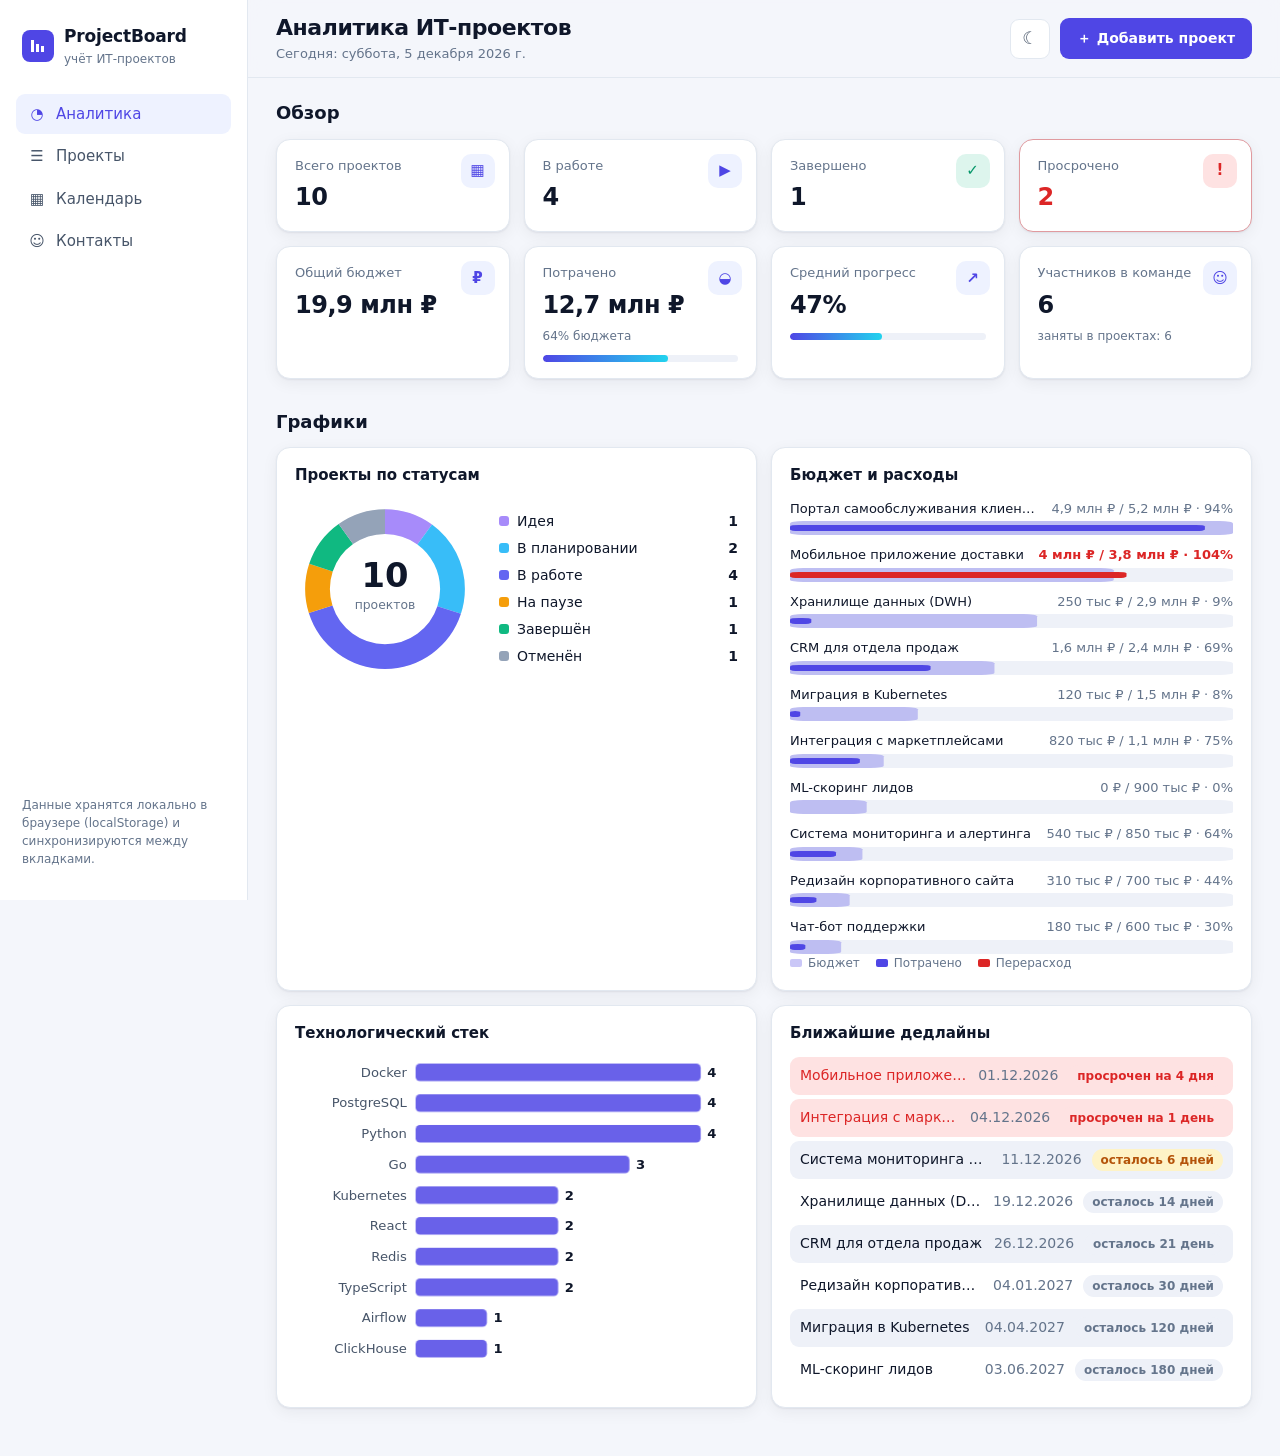
<file: index.html>
<!DOCTYPE html>
<html lang="ru">
<head>
  <meta charset="UTF-8">
  <meta name="viewport" content="width=device-width, initial-scale=1">
  <meta name="description" content="Аналитика по ИТ-проектам: KPI, статусы, бюджеты, технологии и сроки.">
  <meta name="color-scheme" content="light dark">
  <title>Аналитика — ИТ-проекты</title>
  <link rel="icon" href="data:image/svg+xml,%3Csvg xmlns='http://www.w3.org/2000/svg' viewBox='0 0 32 32'%3E%3Crect width='32' height='32' rx='8' fill='%236366f1'/%3E%3Cpath d='M9 22V10h3v12zm5 0V14h3v8zm5 0v-6h3v6z' fill='white'/%3E%3C/svg%3E">
  <link rel="stylesheet" href="style.css">
  <script src="js/theme-init.js"></script>
</head>
<body>
  <a class="skip-link" href="#main">Перейти к содержимому</a>

  <div class="app" id="app">
    <aside class="sidebar" id="sidebar" aria-label="Боковая панель">
      <div class="brand">
        <span class="brand-logo" aria-hidden="true">
          <svg viewBox="0 0 32 32" width="32" height="32"><rect width="32" height="32" rx="8" fill="currentColor"/><path d="M9 22V10h3v12zm5 0V14h3v8zm5 0v-6h3v6z" fill="#fff"/></svg>
        </span>
        <span class="brand-text">
          <strong>ProjectBoard</strong>
          <small>учёт ИТ-проектов</small>
        </span>
      </div>

      <nav class="nav" aria-label="Разделы">
        <ul>
          <li><a href="index.html" class="nav-link" aria-current="page"><span class="nav-ico" aria-hidden="true">◔</span>Аналитика</a></li>
          <li><a href="projects.html" class="nav-link"><span class="nav-ico" aria-hidden="true">☰</span>Проекты</a></li>
          <li><a href="calendar.html" class="nav-link"><span class="nav-ico" aria-hidden="true">▦</span>Календарь</a></li>
          <li><a href="contacts.html" class="nav-link"><span class="nav-ico" aria-hidden="true">☺</span>Контакты</a></li>
        </ul>
      </nav>

      <p class="sidebar-foot">Данные хранятся локально в браузере (localStorage) и синхронизируются между вкладками.</p>
    </aside>
    <div class="sidebar-backdrop" id="sidebarBackdrop" hidden></div>

    <div class="content">
      <header class="topbar">
        <button type="button" class="icon-btn menu-btn" id="menuBtn" aria-label="Открыть меню" aria-controls="sidebar" aria-expanded="false">
          <span aria-hidden="true">☰</span>
        </button>
        <div class="topbar-title">
          <h1>Аналитика ИТ-проектов</h1>
          <p class="topbar-sub" id="todayLabel"></p>
        </div>
        <div class="topbar-actions">
          <button type="button" class="icon-btn" id="themeBtn" aria-pressed="false" aria-label="Тёмная тема" title="Переключить тему">
            <span class="theme-ico theme-ico-dark" aria-hidden="true">☾</span>
            <span class="theme-ico theme-ico-light" aria-hidden="true">☀</span>
          </button>
          <a class="btn btn-primary" href="projects.html#new" aria-label="Добавить проект"><span aria-hidden="true">＋</span><span class="btn-label"> Добавить проект</span></a>
        </div>
      </header>

      <main id="main" tabindex="-1">
        <section id="overview" class="section" aria-labelledby="overview-title">
          <h2 class="section-title" id="overview-title">Обзор</h2>
          <ul class="kpi-grid" id="kpis" aria-live="polite"></ul>
        </section>

        <section id="charts" class="section" aria-labelledby="charts-title">
          <h2 class="section-title" id="charts-title">Графики</h2>
          <div class="chart-grid">
            <article class="card chart-card" aria-labelledby="ch-status">
              <h3 id="ch-status">Проекты по статусам</h3>
              <div id="chartStatus"></div>
            </article>
            <article class="card chart-card" aria-labelledby="ch-budget">
              <h3 id="ch-budget">Бюджет и расходы</h3>
              <div id="chartBudget"></div>
            </article>
            <article class="card chart-card" aria-labelledby="ch-tech">
              <h3 id="ch-tech">Технологический стек</h3>
              <div id="chartTech"></div>
            </article>
            <article class="card chart-card" id="deadlines-card" aria-labelledby="ch-deadlines">
              <h3 id="ch-deadlines">Ближайшие дедлайны</h3>
              <div id="chartDeadlines"></div>
            </article>
          </div>
        </section>
      </main>
    </div>
  </div>

  <div class="toasts" id="toasts" role="status" aria-live="polite" aria-atomic="false"></div>

  <script src="js/utils.js"></script>
  <script src="js/store.js"></script>
  <script src="js/contacts-store.js"></script>
  <script src="js/ui.js"></script>
  <script src="js/team.js"></script>
  <script src="js/shell.js"></script>
  <script src="js/charts.js"></script>
  <script src="js/dashboard.js"></script>
</body>
</html>
</file>
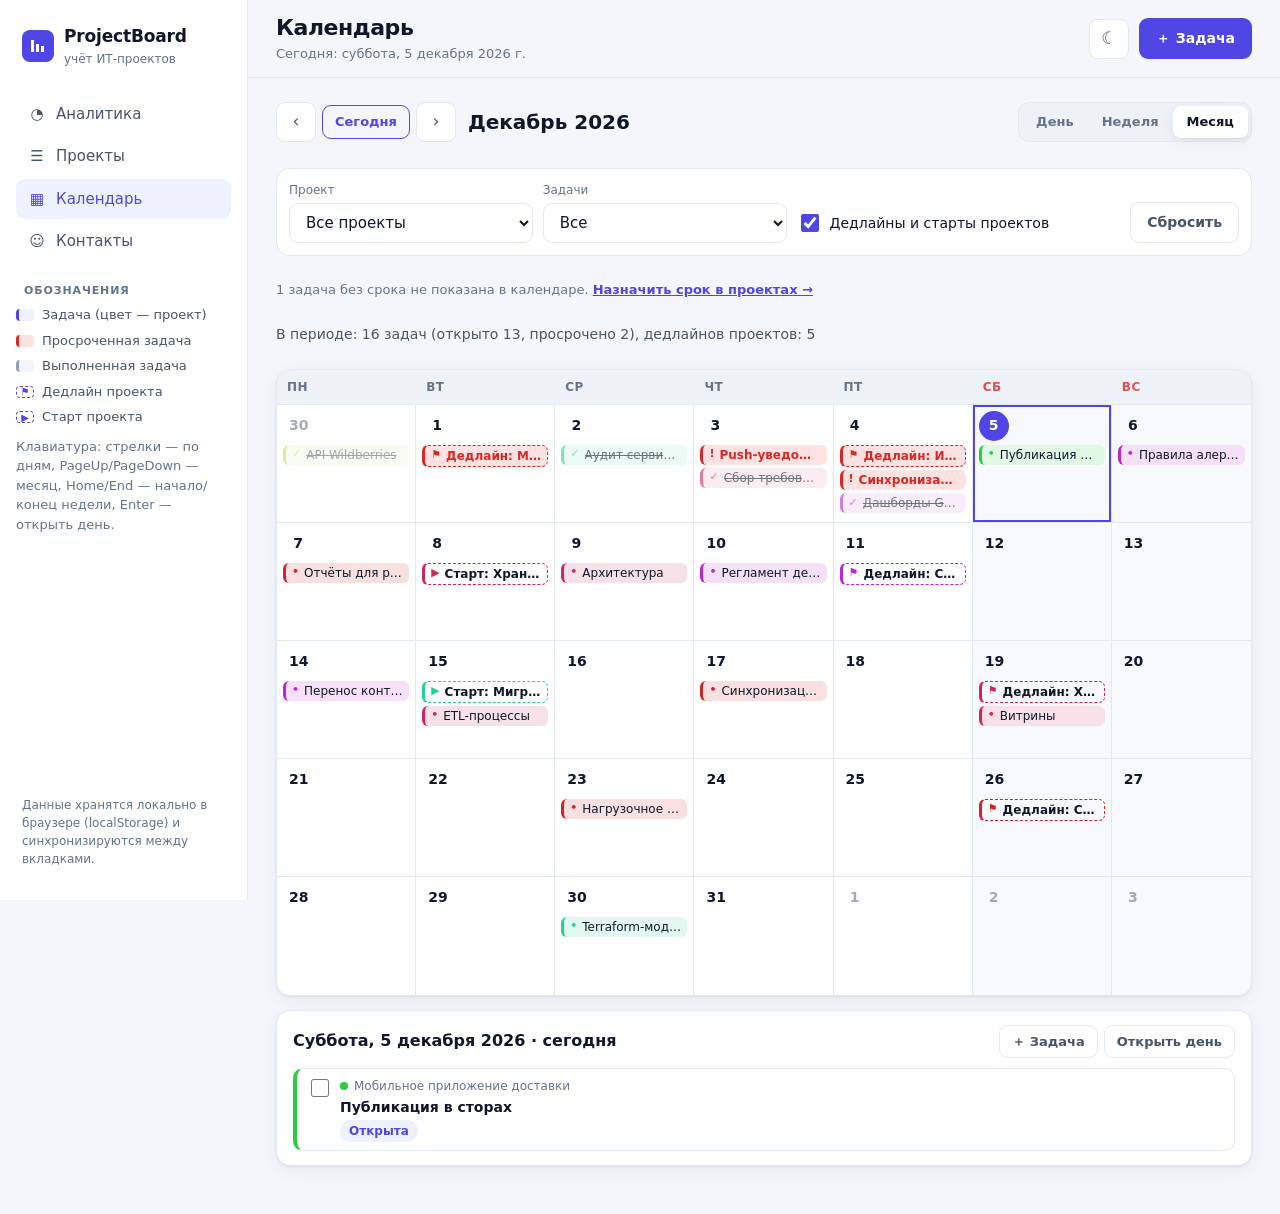
<file: calendar.html>
<!DOCTYPE html>
<html lang="ru">
<head>
  <meta charset="UTF-8">
  <meta name="viewport" content="width=device-width, initial-scale=1">
  <meta name="description" content="Календарь: задачи проектов со сроками закрытия и дедлайны проектов.">
  <meta name="color-scheme" content="light dark">
  <title>Календарь — ИТ-проекты</title>
  <link rel="icon" href="data:image/svg+xml,%3Csvg xmlns='http://www.w3.org/2000/svg' viewBox='0 0 32 32'%3E%3Crect width='32' height='32' rx='8' fill='%236366f1'/%3E%3Cpath d='M9 22V10h3v12zm5 0V14h3v8zm5 0v-6h3v6z' fill='white'/%3E%3C/svg%3E">
  <link rel="stylesheet" href="style.css">
  <script src="js/theme-init.js"></script>
</head>
<body>
  <a class="skip-link" href="#main">Перейти к содержимому</a>

  <div class="app" id="app">
    <aside class="sidebar" id="sidebar" aria-label="Боковая панель">
      <div class="brand">
        <span class="brand-logo" aria-hidden="true">
          <svg viewBox="0 0 32 32" width="32" height="32"><rect width="32" height="32" rx="8" fill="currentColor"/><path d="M9 22V10h3v12zm5 0V14h3v8zm5 0v-6h3v6z" fill="#fff"/></svg>
        </span>
        <span class="brand-text">
          <strong>ProjectBoard</strong>
          <small>учёт ИТ-проектов</small>
        </span>
      </div>

      <nav class="nav" aria-label="Разделы">
        <ul>
          <li><a href="index.html" class="nav-link"><span class="nav-ico" aria-hidden="true">◔</span>Аналитика</a></li>
          <li><a href="projects.html" class="nav-link"><span class="nav-ico" aria-hidden="true">☰</span>Проекты</a></li>
          <li><a href="calendar.html" class="nav-link" aria-current="page"><span class="nav-ico" aria-hidden="true">▦</span>Календарь</a></li>
          <li><a href="contacts.html" class="nav-link"><span class="nav-ico" aria-hidden="true">☺</span>Контакты</a></li>
        </ul>
      </nav>

      <section class="sidebar-section" aria-labelledby="legend-title">
        <h2 class="sidebar-title" id="legend-title">Обозначения</h2>
        <ul class="cal-legend">
          <li><span class="lg lg-task" aria-hidden="true"></span>Задача (цвет — проект)</li>
          <li><span class="lg lg-overdue" aria-hidden="true"></span>Просроченная задача</li>
          <li><span class="lg lg-done" aria-hidden="true"></span>Выполненная задача</li>
          <li><span class="lg lg-deadline" aria-hidden="true">⚑</span>Дедлайн проекта</li>
          <li><span class="lg lg-start" aria-hidden="true">▶</span>Старт проекта</li>
        </ul>
        <p class="hint cal-keys">Клавиатура: стрелки — по дням, PageUp/PageDown — месяц, Home/End — начало/конец недели, Enter — открыть день.</p>
      </section>

      <p class="sidebar-foot">Данные хранятся локально в браузере (localStorage) и синхронизируются между вкладками.</p>
    </aside>
    <div class="sidebar-backdrop" id="sidebarBackdrop" hidden></div>

    <div class="content">
      <header class="topbar">
        <button type="button" class="icon-btn menu-btn" id="menuBtn" aria-label="Открыть меню" aria-controls="sidebar" aria-expanded="false">
          <span aria-hidden="true">☰</span>
        </button>
        <div class="topbar-title">
          <h1>Календарь</h1>
          <p class="topbar-sub" id="todayLabel"></p>
        </div>
        <div class="topbar-actions">
          <button type="button" class="icon-btn" id="themeBtn" aria-pressed="false" aria-label="Тёмная тема" title="Переключить тему">
            <span class="theme-ico theme-ico-dark" aria-hidden="true">☾</span>
            <span class="theme-ico theme-ico-light" aria-hidden="true">☀</span>
          </button>
          <button type="button" class="btn btn-primary" data-action="new-task" aria-label="Новая задача со сроком"><span aria-hidden="true">＋</span><span class="btn-label"> Задача</span></button>
        </div>
      </header>

      <main id="main" tabindex="-1">
        <section class="section" aria-labelledby="calTitle">
          <div class="cal-head">
            <div class="cal-nav" role="group" aria-label="Навигация по календарю">
              <button type="button" class="icon-btn" id="calPrev" aria-label="Назад">‹</button>
              <button type="button" class="btn btn-ghost sm" id="calToday">Сегодня</button>
              <button type="button" class="icon-btn" id="calNext" aria-label="Вперёд">›</button>
            </div>
            <h2 class="section-title cal-title" id="calTitle" aria-live="polite"></h2>
            <div class="view-toggle" role="group" aria-label="Вид календаря">
              <button type="button" class="seg-btn" data-cal-view="day" aria-pressed="false">День</button>
              <button type="button" class="seg-btn" data-cal-view="week" aria-pressed="false">Неделя</button>
              <button type="button" class="seg-btn" data-cal-view="month" aria-pressed="true">Месяц</button>
            </div>
          </div>

          <form class="toolbar" id="calFilters" aria-label="Фильтры календаря">
            <div class="field">
              <label for="calProject">Проект</label>
              <select id="calProject"><option value="">Все проекты</option></select>
            </div>
            <div class="field">
              <label for="calStatus">Задачи</label>
              <select id="calStatus">
                <option value="">Все</option>
                <option value="open">Открытые</option>
                <option value="done">Выполненные</option>
              </select>
            </div>
            <div class="field field-check">
              <label class="check"><input type="checkbox" id="calDeadlines" checked><span>Дедлайны и старты проектов</span></label>
            </div>
            <button type="button" class="btn btn-ghost" id="calReset">Сбросить</button>
          </form>

          <p class="hint cal-hint" id="calHint" hidden></p>
          <p class="cal-summary" id="calSummary" aria-live="polite"></p>
          <div id="calView" class="cal-view"></div>
        </section>
      </main>
    </div>
  </div>

  <!-- Модальное окно: элемент календаря -->
  <div class="modal" id="itemModal" hidden>
    <div class="modal-backdrop" data-close></div>
    <div class="modal-dialog modal-small" role="dialog" aria-modal="true" aria-labelledby="itemTitle">
      <header class="modal-head">
        <h2 id="itemTitle">Задача</h2>
        <button type="button" class="icon-btn" data-close aria-label="Закрыть">✕</button>
      </header>
      <div class="modal-body" id="itemBody"></div>
      <footer class="modal-foot">
        <span class="spacer"></span>
        <button type="button" class="btn btn-ghost" data-close>Закрыть</button>
        <a class="btn btn-primary" id="itemProjectLink" href="projects.html">Открыть проект</a>
      </footer>
    </div>
  </div>

  <!-- Модальное окно: новая задача со сроком -->
  <div class="modal" id="taskModal" hidden>
    <div class="modal-backdrop" data-close></div>
    <div class="modal-dialog modal-small" role="dialog" aria-modal="true" aria-labelledby="taskModalTitle">
      <form id="taskForm" novalidate>
        <header class="modal-head">
          <h2 id="taskModalTitle">Новая задача</h2>
          <button type="button" class="icon-btn" data-close aria-label="Закрыть">✕</button>
        </header>
        <div class="modal-body form-grid one-col">
          <p class="hint" id="taskNoProjects" hidden>Проектов пока нет. <a href="projects.html#new">Создайте проект</a>, чтобы добавлять задачи.</p>
          <div class="field">
            <label for="tProject">Проект <span class="req" aria-hidden="true">*</span></label>
            <select id="tProject" required aria-describedby="err-tProject"></select>
            <p class="field-error" id="err-tProject" role="alert"></p>
          </div>
          <div class="field">
            <label for="tText">Задача <span class="req" aria-hidden="true">*</span></label>
            <input id="tText" maxlength="200" required autocomplete="off" aria-describedby="err-tText" placeholder="Например, подготовить релиз">
            <p class="field-error" id="err-tText" role="alert"></p>
          </div>
          <div class="field">
            <label for="tDue">Срок закрытия <span class="req" aria-hidden="true">*</span></label>
            <input id="tDue" type="date" required aria-describedby="err-tDue">
            <p class="field-error" id="err-tDue" role="alert"></p>
          </div>
        </div>
        <footer class="modal-foot">
          <button type="button" class="btn btn-ghost" data-close>Отмена</button>
          <button type="submit" class="btn btn-primary" id="taskSubmit">Добавить</button>
        </footer>
      </form>
    </div>
  </div>

  <!-- Модальное окно: подтверждение -->
  <div class="modal" id="confirmModal" hidden>
    <div class="modal-backdrop" data-close></div>
    <div class="modal-dialog modal-small" role="alertdialog" aria-modal="true" aria-labelledby="confirmTitle" aria-describedby="confirmText">
      <header class="modal-head">
        <h2 id="confirmTitle">Подтвердите действие</h2>
      </header>
      <div class="modal-body"><p id="confirmText"></p></div>
      <footer class="modal-foot">
        <button type="button" class="btn btn-ghost" data-close id="confirmCancel">Отмена</button>
        <button type="button" class="btn btn-danger" id="confirmOk">Подтвердить</button>
      </footer>
    </div>
  </div>

  <div class="toasts" id="toasts" role="status" aria-live="polite" aria-atomic="false"></div>

  <script src="js/utils.js"></script>
  <script src="js/store.js"></script>
  <script src="js/contacts-store.js"></script>
  <script src="js/ui.js"></script>
  <script src="js/team.js"></script>
  <script src="js/shell.js"></script>
  <script src="js/cal-dates.js"></script>
  <script src="js/calendar.js"></script>
</body>
</html>
</file>
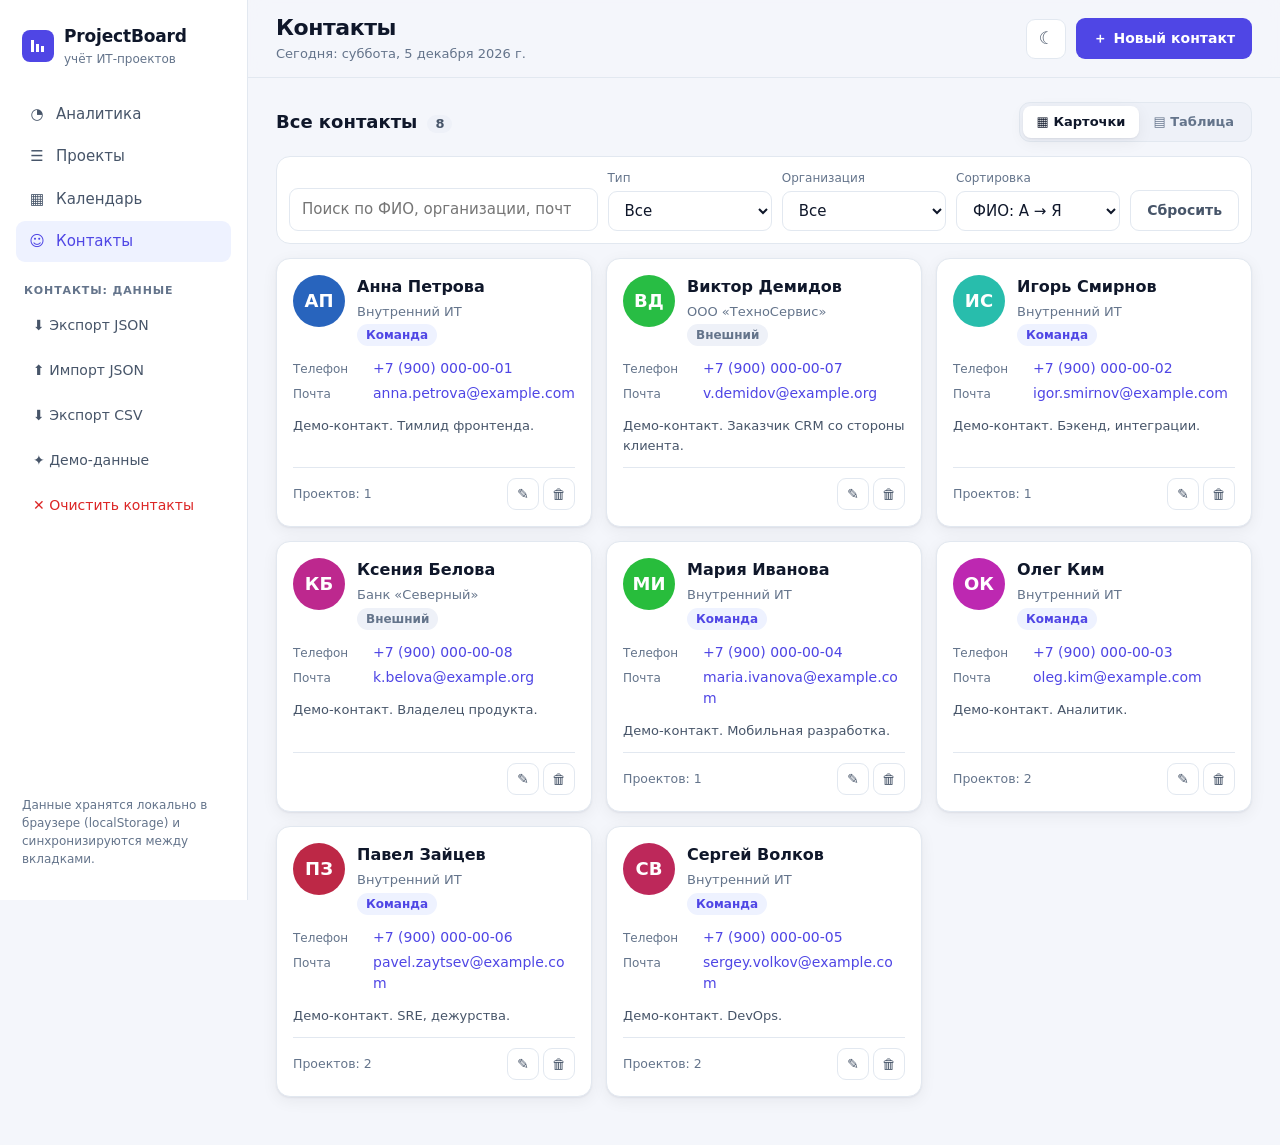
<file: contacts.html>
<!DOCTYPE html>
<html lang="ru">
<head>
  <meta charset="UTF-8">
  <meta name="viewport" content="width=device-width, initial-scale=1">
  <meta name="description" content="Контакты: сотрудники команды и внешние контакты по ИТ-проектам.">
  <meta name="color-scheme" content="light dark">
  <title>Контакты — ИТ-проекты</title>
  <link rel="icon" href="data:image/svg+xml,%3Csvg xmlns='http://www.w3.org/2000/svg' viewBox='0 0 32 32'%3E%3Crect width='32' height='32' rx='8' fill='%236366f1'/%3E%3Cpath d='M9 22V10h3v12zm5 0V14h3v8zm5 0v-6h3v6z' fill='white'/%3E%3C/svg%3E">
  <link rel="stylesheet" href="style.css">
  <script src="js/theme-init.js"></script>
</head>
<body>
  <a class="skip-link" href="#main">Перейти к содержимому</a>

  <div class="app" id="app">
    <aside class="sidebar" id="sidebar" aria-label="Боковая панель">
      <div class="brand">
        <span class="brand-logo" aria-hidden="true">
          <svg viewBox="0 0 32 32" width="32" height="32"><rect width="32" height="32" rx="8" fill="currentColor"/><path d="M9 22V10h3v12zm5 0V14h3v8zm5 0v-6h3v6z" fill="#fff"/></svg>
        </span>
        <span class="brand-text">
          <strong>ProjectBoard</strong>
          <small>учёт ИТ-проектов</small>
        </span>
      </div>

      <nav class="nav" aria-label="Разделы">
        <ul>
          <li><a href="index.html" class="nav-link"><span class="nav-ico" aria-hidden="true">◔</span>Аналитика</a></li>
          <li><a href="projects.html" class="nav-link"><span class="nav-ico" aria-hidden="true">☰</span>Проекты</a></li>
          <li><a href="calendar.html" class="nav-link"><span class="nav-ico" aria-hidden="true">▦</span>Календарь</a></li>
          <li><a href="contacts.html" class="nav-link" aria-current="page"><span class="nav-ico" aria-hidden="true">☺</span>Контакты</a></li>
        </ul>
      </nav>

      <section class="sidebar-section" aria-labelledby="data-title">
        <h2 class="sidebar-title" id="data-title">Контакты: данные</h2>
        <div class="sidebar-actions">
          <button type="button" class="btn btn-ghost btn-block" data-action="export-json">⬇ Экспорт JSON</button>
          <button type="button" class="btn btn-ghost btn-block" data-action="import-json">⬆ Импорт JSON</button>
          <input type="file" id="importFile" accept="application/json,.json" hidden>
          <button type="button" class="btn btn-ghost btn-block" data-action="export-csv" title="Без фотографий">⬇ Экспорт CSV</button>
          <button type="button" class="btn btn-ghost btn-block" data-action="demo">✦ Демо-данные</button>
          <button type="button" class="btn btn-ghost btn-block btn-danger-text" data-action="clear">✕ Очистить контакты</button>
        </div>
      </section>

      <p class="sidebar-foot">Данные хранятся локально в браузере (localStorage) и синхронизируются между вкладками.</p>
    </aside>
    <div class="sidebar-backdrop" id="sidebarBackdrop" hidden></div>

    <div class="content">
      <header class="topbar">
        <button type="button" class="icon-btn menu-btn" id="menuBtn" aria-label="Открыть меню" aria-controls="sidebar" aria-expanded="false">
          <span aria-hidden="true">☰</span>
        </button>
        <div class="topbar-title">
          <h1>Контакты</h1>
          <p class="topbar-sub" id="todayLabel"></p>
        </div>
        <div class="topbar-actions">
          <button type="button" class="icon-btn" id="themeBtn" aria-pressed="false" aria-label="Тёмная тема" title="Переключить тему">
            <span class="theme-ico theme-ico-dark" aria-hidden="true">☾</span>
            <span class="theme-ico theme-ico-light" aria-hidden="true">☀</span>
          </button>
          <button type="button" class="btn btn-primary" data-action="new-contact" aria-label="Новый контакт"><span aria-hidden="true">＋</span><span class="btn-label"> Новый контакт</span></button>
        </div>
      </header>

      <main id="main" tabindex="-1">
        <section id="contacts" class="section" aria-labelledby="contacts-title">
          <div class="section-head">
            <h2 class="section-title" id="contacts-title">Все контакты <span class="count" id="contactsCount"></span></h2>
            <div class="view-toggle" role="group" aria-label="Вид отображения">
              <button type="button" class="seg-btn" data-view="cards" aria-pressed="true">▦ Карточки</button>
              <button type="button" class="seg-btn" data-view="table" aria-pressed="false">▤ Таблица</button>
            </div>
          </div>

          <form class="toolbar" id="filters" role="search" aria-label="Фильтры контактов">
            <div class="field field-search">
              <label for="cSearch" class="sr-only">Поиск</label>
              <input type="search" id="cSearch" placeholder="Поиск по ФИО, организации, почте, телефону, комментарию…" autocomplete="off">
            </div>
            <div class="field">
              <label for="cType">Тип</label>
              <select id="cType">
                <option value="">Все</option>
                <option value="team">Только команда работников</option>
                <option value="external">Внешние</option>
              </select>
            </div>
            <div class="field">
              <label for="cOrg">Организация</label>
              <select id="cOrg"><option value="">Все</option></select>
            </div>
            <div class="field">
              <label for="cSort">Сортировка</label>
              <select id="cSort">
                <option value="name:asc">ФИО: А → Я</option>
                <option value="name:desc">ФИО: Я → А</option>
                <option value="org:asc">Организация: А → Я</option>
                <option value="org:desc">Организация: Я → А</option>
              </select>
            </div>
            <button type="button" class="btn btn-ghost" id="resetFilters">Сбросить</button>
          </form>

          <div id="contactsView" class="contacts-view"></div>
        </section>
      </main>
    </div>
  </div>

  <!-- Модальное окно: форма контакта -->
  <div class="modal" id="contactModal" hidden>
    <div class="modal-backdrop" data-close></div>
    <div class="modal-dialog" role="dialog" aria-modal="true" aria-labelledby="contactModalTitle">
      <form id="contactForm" novalidate>
        <header class="modal-head">
          <h2 id="contactModalTitle">Новый контакт</h2>
          <button type="button" class="icon-btn" data-close aria-label="Закрыть">✕</button>
        </header>
        <div class="modal-body form-grid">
          <div class="field span-2 photo-field">
            <span class="photo-preview" id="cPhotoPreview"></span>
            <div class="photo-controls">
              <span class="photo-label" id="photoLabel">Фото</span>
              <div class="photo-buttons">
                <button type="button" class="btn btn-ghost sm" id="cPhotoPick" aria-describedby="photoLabel photoHint err-photo">Загрузить фото</button>
                <button type="button" class="btn btn-ghost sm btn-danger-text" id="cPhotoRemove" hidden>Удалить фото</button>
              </div>
              <input type="file" id="cPhotoFile" accept="image/jpeg,image/png,image/webp,image/gif" hidden>
              <p class="hint" id="photoHint">JPG, PNG, WebP или GIF до 5 МБ. Фото обрезается по квадрату и уменьшается до 256 px.</p>
              <p class="field-error" id="err-photo" role="alert"></p>
            </div>
          </div>
          <div class="field span-2">
            <label for="cName">ФИО <span class="req" aria-hidden="true">*</span></label>
            <input id="cName" name="name" required maxlength="120" aria-describedby="err-name" autocomplete="off">
            <p class="field-error" id="err-name" role="alert"></p>
          </div>
          <div class="field">
            <label for="cPhone">Телефон</label>
            <input id="cPhone" name="phone" type="tel" inputmode="tel" maxlength="40" placeholder="+7 900 000-00-00" aria-describedby="err-phone" autocomplete="off">
            <p class="field-error" id="err-phone" role="alert"></p>
          </div>
          <div class="field">
            <label for="cEmail">Почта</label>
            <input id="cEmail" name="email" type="email" inputmode="email" maxlength="254" placeholder="name@example.com" aria-describedby="err-email" autocomplete="off">
            <p class="field-error" id="err-email" role="alert"></p>
          </div>
          <div class="field span-2">
            <label for="cOrgInput">Организация</label>
            <input id="cOrgInput" name="org" maxlength="120" list="orgList" aria-describedby="err-org" autocomplete="off">
            <datalist id="orgList"></datalist>
            <p class="field-error" id="err-org" role="alert"></p>
          </div>
          <div class="field span-2">
            <label for="cComment">Комментарии</label>
            <textarea id="cComment" name="comment" rows="3" maxlength="2000" aria-describedby="err-comment"></textarea>
            <p class="field-error" id="err-comment" role="alert"></p>
          </div>
          <div class="field span-2">
            <label class="check">
              <input type="checkbox" id="cIsTeam" name="isTeam" aria-describedby="teamHint">
              <span>Команда работников</span>
            </label>
            <p class="hint" id="teamHint">Такой контакт можно выбрать в команду проекта.</p>
          </div>
        </div>
        <footer class="modal-foot">
          <button type="button" class="btn btn-ghost" data-close>Отмена</button>
          <button type="submit" class="btn btn-primary">Сохранить</button>
        </footer>
      </form>
    </div>
  </div>

  <!-- Модальное окно: карточка контакта -->
  <div class="modal" id="contactDetailsModal" hidden>
    <div class="modal-backdrop" data-close></div>
    <div class="modal-dialog" role="dialog" aria-modal="true" aria-labelledby="contactDetailsTitle">
      <header class="modal-head">
        <h2 id="contactDetailsTitle">Контакт</h2>
        <button type="button" class="icon-btn" data-close aria-label="Закрыть">✕</button>
      </header>
      <div class="modal-body" id="contactDetailsBody"></div>
      <footer class="modal-foot">
        <button type="button" class="btn btn-danger" id="contactDelete">Удалить</button>
        <span class="spacer"></span>
        <button type="button" class="btn btn-ghost" data-close>Закрыть</button>
        <button type="button" class="btn btn-primary" id="contactEdit">Изменить</button>
      </footer>
    </div>
  </div>
  <!-- Модальное окно: подтверждение -->
  <div class="modal" id="confirmModal" hidden>
    <div class="modal-backdrop" data-close></div>
    <div class="modal-dialog modal-small" role="alertdialog" aria-modal="true" aria-labelledby="confirmTitle" aria-describedby="confirmText">
      <header class="modal-head">
        <h2 id="confirmTitle">Подтвердите действие</h2>
      </header>
      <div class="modal-body"><p id="confirmText"></p></div>
      <footer class="modal-foot">
        <button type="button" class="btn btn-ghost" data-close id="confirmCancel">Отмена</button>
        <button type="button" class="btn btn-danger" id="confirmOk">Подтвердить</button>
      </footer>
    </div>
  </div>

  <div class="toasts" id="toasts" role="status" aria-live="polite" aria-atomic="false"></div>

  <script src="js/utils.js"></script>
  <script src="js/store.js"></script>
  <script src="js/contacts-store.js"></script>
  <script src="js/ui.js"></script>
  <script src="js/team.js"></script>
  <script src="js/shell.js"></script>
  <script src="js/photo.js"></script>
  <script src="js/contacts.js"></script>
</body>
</html>
</file>
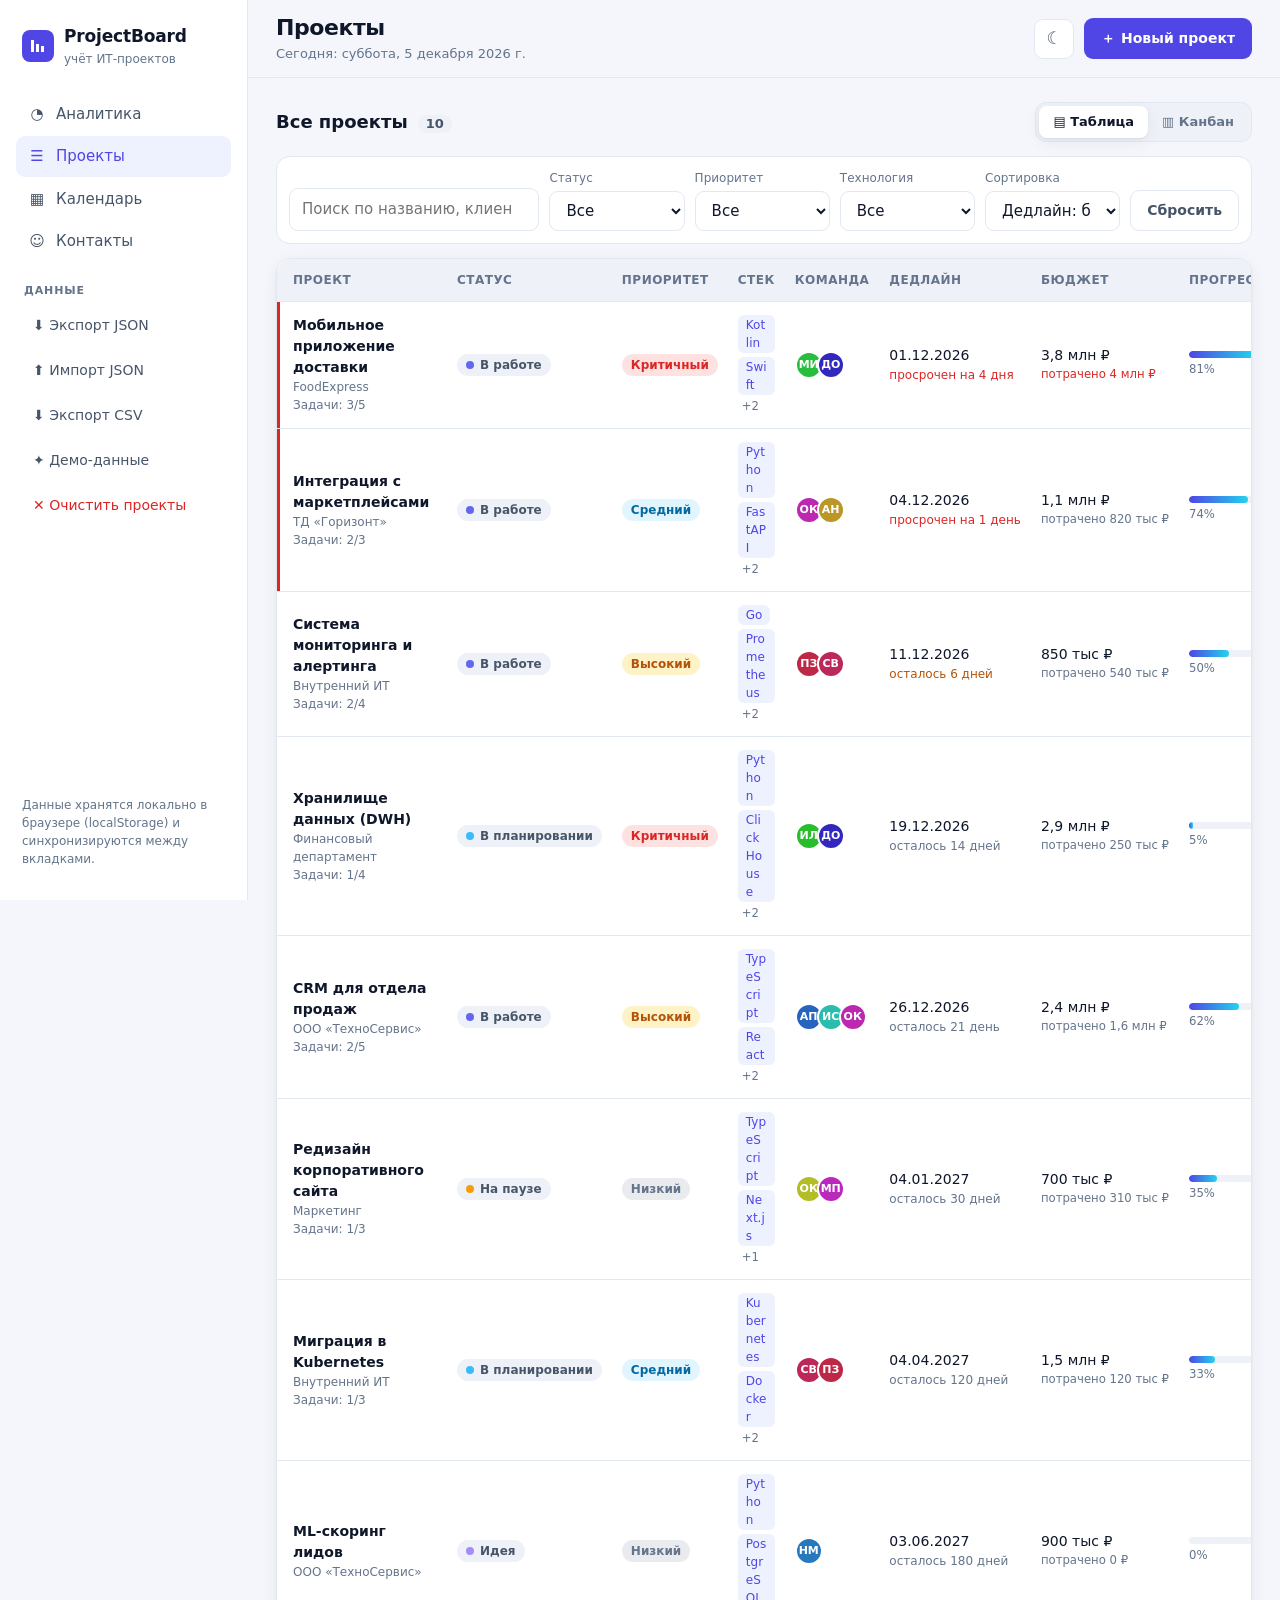
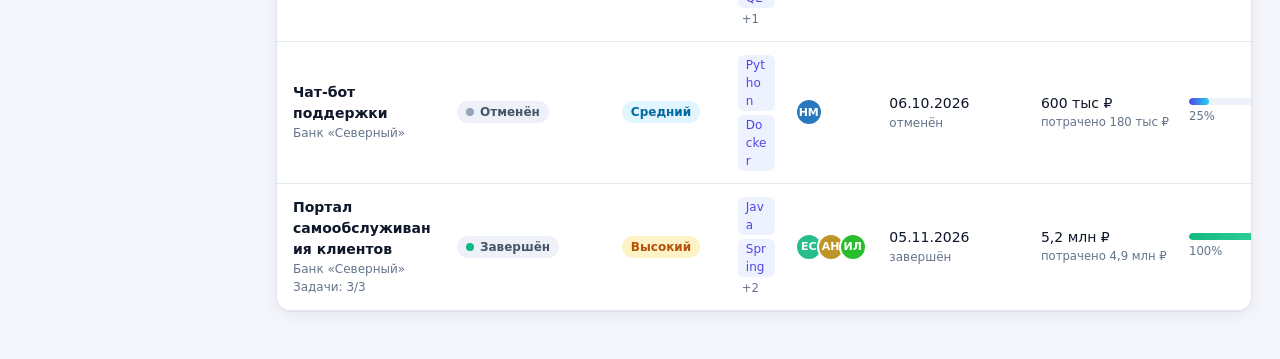
<file: projects.html>
<!DOCTYPE html>
<html lang="ru">
<head>
  <meta charset="UTF-8">
  <meta name="viewport" content="width=device-width, initial-scale=1">
  <meta name="description" content="Список ИТ-проектов: таблица и канбан, фильтры, задачи, импорт и экспорт.">
  <meta name="color-scheme" content="light dark">
  <title>Проекты — ИТ-проекты</title>
  <link rel="icon" href="data:image/svg+xml,%3Csvg xmlns='http://www.w3.org/2000/svg' viewBox='0 0 32 32'%3E%3Crect width='32' height='32' rx='8' fill='%236366f1'/%3E%3Cpath d='M9 22V10h3v12zm5 0V14h3v8zm5 0v-6h3v6z' fill='white'/%3E%3C/svg%3E">
  <link rel="stylesheet" href="style.css">
  <script src="js/theme-init.js"></script>
</head>
<body>
  <a class="skip-link" href="#main">Перейти к содержимому</a>

  <div class="app" id="app">
    <aside class="sidebar" id="sidebar" aria-label="Боковая панель">
      <div class="brand">
        <span class="brand-logo" aria-hidden="true">
          <svg viewBox="0 0 32 32" width="32" height="32"><rect width="32" height="32" rx="8" fill="currentColor"/><path d="M9 22V10h3v12zm5 0V14h3v8zm5 0v-6h3v6z" fill="#fff"/></svg>
        </span>
        <span class="brand-text">
          <strong>ProjectBoard</strong>
          <small>учёт ИТ-проектов</small>
        </span>
      </div>

      <nav class="nav" aria-label="Разделы">
        <ul>
          <li><a href="index.html" class="nav-link"><span class="nav-ico" aria-hidden="true">◔</span>Аналитика</a></li>
          <li><a href="projects.html" class="nav-link" aria-current="page"><span class="nav-ico" aria-hidden="true">☰</span>Проекты</a></li>
          <li><a href="calendar.html" class="nav-link"><span class="nav-ico" aria-hidden="true">▦</span>Календарь</a></li>
          <li><a href="contacts.html" class="nav-link"><span class="nav-ico" aria-hidden="true">☺</span>Контакты</a></li>
        </ul>
      </nav>

      <section class="sidebar-section" aria-labelledby="data-title">
        <h2 class="sidebar-title" id="data-title">Данные</h2>
        <div class="sidebar-actions">
          <button type="button" class="btn btn-ghost btn-block" data-action="export-json" title="Резервная копия: проекты и контакты">⬇ Экспорт JSON</button>
          <button type="button" class="btn btn-ghost btn-block" data-action="import-json">⬆ Импорт JSON</button>
          <input type="file" id="importFile" accept="application/json,.json" hidden>
          <button type="button" class="btn btn-ghost btn-block" data-action="export-csv">⬇ Экспорт CSV</button>
          <button type="button" class="btn btn-ghost btn-block" data-action="demo">✦ Демо-данные</button>
          <button type="button" class="btn btn-ghost btn-block btn-danger-text" data-action="clear">✕ Очистить проекты</button>
        </div>
      </section>

      <p class="sidebar-foot">Данные хранятся локально в браузере (localStorage) и синхронизируются между вкладками.</p>
    </aside>
    <div class="sidebar-backdrop" id="sidebarBackdrop" hidden></div>

    <div class="content">
      <header class="topbar">
        <button type="button" class="icon-btn menu-btn" id="menuBtn" aria-label="Открыть меню" aria-controls="sidebar" aria-expanded="false">
          <span aria-hidden="true">☰</span>
        </button>
        <div class="topbar-title">
          <h1>Проекты</h1>
          <p class="topbar-sub" id="todayLabel"></p>
        </div>
        <div class="topbar-actions">
          <button type="button" class="icon-btn" id="themeBtn" aria-pressed="false" aria-label="Тёмная тема" title="Переключить тему">
            <span class="theme-ico theme-ico-dark" aria-hidden="true">☾</span>
            <span class="theme-ico theme-ico-light" aria-hidden="true">☀</span>
          </button>
          <button type="button" class="btn btn-primary" data-action="new-project" aria-label="Новый проект"><span aria-hidden="true">＋</span><span class="btn-label"> Новый проект</span></button>
        </div>
      </header>

      <main id="main" tabindex="-1">
        <section id="projects" class="section" aria-labelledby="projects-title">
          <div class="section-head">
            <h2 class="section-title" id="projects-title">Все проекты <span class="count" id="projectsCount"></span></h2>
            <div class="view-toggle" role="group" aria-label="Вид отображения">
              <button type="button" class="seg-btn" data-view="table" aria-pressed="true">▤ Таблица</button>
              <button type="button" class="seg-btn" data-view="kanban" aria-pressed="false">▥ Канбан</button>
            </div>
          </div>

          <form class="toolbar" id="filters" role="search" aria-label="Фильтры проектов">
            <div class="field field-search">
              <label for="fSearch" class="sr-only">Поиск</label>
              <input type="search" id="fSearch" placeholder="Поиск по названию, клиенту, команде, тегам…" autocomplete="off">
            </div>
            <div class="field">
              <label for="fStatus">Статус</label>
              <select id="fStatus"><option value="">Все</option></select>
            </div>
            <div class="field">
              <label for="fPriority">Приоритет</label>
              <select id="fPriority"><option value="">Все</option></select>
            </div>
            <div class="field">
              <label for="fTech">Технология</label>
              <select id="fTech"><option value="">Все</option></select>
            </div>
            <div class="field">
              <label for="fSort">Сортировка</label>
              <select id="fSort">
                <option value="deadline:asc">Дедлайн: ближайшие</option>
                <option value="deadline:desc">Дедлайн: дальние</option>
                <option value="priority:desc">Приоритет: высокий → низкий</option>
                <option value="priority:asc">Приоритет: низкий → высокий</option>
                <option value="progress:desc">Прогресс: больше</option>
                <option value="progress:asc">Прогресс: меньше</option>
                <option value="budget:desc">Бюджет: больше</option>
                <option value="budget:asc">Бюджет: меньше</option>
                <option value="name:asc">Название: А → Я</option>
                <option value="name:desc">Название: Я → А</option>
              </select>
            </div>
            <button type="button" class="btn btn-ghost" id="resetFilters">Сбросить</button>
          </form>

          <div id="projectsView" class="projects-view"></div>
        </section>
      </main>
    </div>
  </div>

  <!-- Модальное окно: форма проекта -->
  <div class="modal" id="projectModal" hidden>
    <div class="modal-backdrop" data-close></div>
    <div class="modal-dialog" role="dialog" aria-modal="true" aria-labelledby="projectModalTitle">
      <form id="projectForm" novalidate>
        <header class="modal-head">
          <h2 id="projectModalTitle">Новый проект</h2>
          <button type="button" class="icon-btn" data-close aria-label="Закрыть">✕</button>
        </header>
        <div class="modal-body form-grid">
          <div class="field span-2">
            <label for="pName">Название <span class="req" aria-hidden="true">*</span></label>
            <input id="pName" name="name" required maxlength="120" aria-describedby="err-name" autocomplete="off">
            <p class="field-error" id="err-name" role="alert"></p>
          </div>
          <div class="field">
            <label for="pClient">Клиент / владелец</label>
            <input id="pClient" name="client" maxlength="120" autocomplete="off">
          </div>
          <fieldset class="field span-2 team-field" aria-describedby="pTeamHint">
            <legend>Команда <small id="pTeamCount"></small></legend>
            <div class="team-search">
              <label for="pTeamSearch" class="sr-only">Поиск по сотрудникам</label>
              <input type="search" id="pTeamSearch" placeholder="Поиск сотрудника…" autocomplete="off" aria-controls="pTeamList">
            </div>
            <ul class="team-picker" id="pTeamList" aria-label="Сотрудники из контактов"></ul>
            <p class="hint" id="pTeamHint"></p>
            <label for="pTeam">Другие участники, не из контактов <small>(через запятую)</small></label>
            <input id="pTeam" name="team" autocomplete="off" placeholder="Например, подрядчик Иван">
          </fieldset>
          <div class="field span-2">
            <label for="pDesc">Описание</label>
            <textarea id="pDesc" name="description" rows="3" maxlength="2000"></textarea>
          </div>
          <div class="field">
            <label for="pStatus">Статус</label>
            <select id="pStatus" name="status" aria-describedby="err-status"></select>
            <p class="field-error" id="err-status" role="alert"></p>
          </div>
          <div class="field">
            <label for="pPriority">Приоритет</label>
            <select id="pPriority" name="priority" aria-describedby="err-priority"></select>
            <p class="field-error" id="err-priority" role="alert"></p>
          </div>
          <div class="field span-2">
            <label for="pStack">Технологический стек <small>(через запятую)</small></label>
            <input id="pStack" name="stack" autocomplete="off" placeholder="TypeScript, React, PostgreSQL" list="techList">
            <datalist id="techList"></datalist>
          </div>
          <div class="field">
            <label for="pStart">Дата начала</label>
            <input id="pStart" name="start" type="date" aria-describedby="err-start">
            <p class="field-error" id="err-start" role="alert"></p>
          </div>
          <div class="field">
            <label for="pDeadline">Дедлайн</label>
            <input id="pDeadline" name="deadline" type="date" aria-describedby="err-deadline">
            <p class="field-error" id="err-deadline" role="alert"></p>
          </div>
          <div class="field">
            <label for="pBudget">Бюджет, ₽</label>
            <input id="pBudget" name="budget" type="number" min="0" step="1000" inputmode="numeric" aria-describedby="err-budget">
            <p class="field-error" id="err-budget" role="alert"></p>
          </div>
          <div class="field">
            <label for="pSpent">Потрачено, ₽</label>
            <input id="pSpent" name="spent" type="number" min="0" step="1000" inputmode="numeric" aria-describedby="err-spent">
            <p class="field-error" id="err-spent" role="alert"></p>
          </div>
          <div class="field span-2">
            <label for="pProgress">Прогресс: <output id="pProgressOut" for="pProgress">0%</output></label>
            <input id="pProgress" name="progress" type="range" min="0" max="100" step="1" value="0" aria-describedby="err-progress">
            <p class="field-error" id="err-progress" role="alert"></p>
            <label class="check">
              <input type="checkbox" id="pAuto" name="autoProgress">
              <span>Считать прогресс по задачам</span>
            </label>
          </div>
          <div class="field span-2">
            <label for="pRepo">Репозиторий (URL)</label>
            <input id="pRepo" name="repo" type="url" inputmode="url" placeholder="https://github.com/org/repo" aria-describedby="err-repo" autocomplete="off">
            <p class="field-error" id="err-repo" role="alert"></p>
          </div>
          <div class="field span-2">
            <label for="pTags">Теги <small>(через запятую)</small></label>
            <input id="pTags" name="tags" autocomplete="off" placeholder="b2b, mobile">
          </div>
        </div>
        <footer class="modal-foot">
          <button type="button" class="btn btn-ghost" data-close>Отмена</button>
          <button type="submit" class="btn btn-primary">Сохранить</button>
        </footer>
      </form>
    </div>
  </div>

  <!-- Модальное окно: карточка проекта -->
  <div class="modal" id="detailsModal" hidden>
    <div class="modal-backdrop" data-close></div>
    <div class="modal-dialog modal-wide" role="dialog" aria-modal="true" aria-labelledby="detailsTitle">
      <header class="modal-head">
        <h2 id="detailsTitle">Проект</h2>
        <button type="button" class="icon-btn" data-close aria-label="Закрыть">✕</button>
      </header>
      <div class="modal-body" id="detailsBody"></div>
      <footer class="modal-foot">
        <button type="button" class="btn btn-danger" id="detailsDelete">Удалить</button>
        <span class="spacer"></span>
        <button type="button" class="btn btn-ghost" data-close>Закрыть</button>
        <button type="button" class="btn btn-primary" id="detailsEdit">Изменить</button>
      </footer>
    </div>
  </div>

  <!-- Модальное окно: подтверждение -->
  <div class="modal" id="confirmModal" hidden>
    <div class="modal-backdrop" data-close></div>
    <div class="modal-dialog modal-small" role="alertdialog" aria-modal="true" aria-labelledby="confirmTitle" aria-describedby="confirmText">
      <header class="modal-head">
        <h2 id="confirmTitle">Подтвердите действие</h2>
      </header>
      <div class="modal-body"><p id="confirmText"></p></div>
      <footer class="modal-foot">
        <button type="button" class="btn btn-ghost" data-close id="confirmCancel">Отмена</button>
        <button type="button" class="btn btn-danger" id="confirmOk">Подтвердить</button>
      </footer>
    </div>
  </div>

  <div class="toasts" id="toasts" role="status" aria-live="polite" aria-atomic="false"></div>

  <script src="js/utils.js"></script>
  <script src="js/store.js"></script>
  <script src="js/contacts-store.js"></script>
  <script src="js/ui.js"></script>
  <script src="js/team.js"></script>
  <script src="js/shell.js"></script>
  <script src="js/views.js"></script>
  <script src="js/projects.js"></script>
</body>
</html>
</file>
<file: style.css>
/* ===== Дашборд ИТ-проектов — стили ===== */
:root {
  --bg: #f4f6fb;
  --bg-elev: #ffffff;
  --bg-soft: #eef1f8;
  --sidebar: #ffffff;
  --text: #0f172a;
  --text-soft: #475569;
  --muted: #64748b;
  --border: #e2e8f0;
  --primary: #4f46e5;
  --primary-600: #4338ca;
  --primary-soft: #eef2ff;
  --primary-contrast: #ffffff;
  --success: #059669;
  --warn: #b45309;
  --warn-soft: #fef3c7;
  --danger: #dc2626;
  --danger-soft: #fee2e2;
  --shadow: 0 1px 2px rgba(15, 23, 42, .06), 0 4px 16px rgba(15, 23, 42, .06);
  --shadow-lg: 0 20px 50px rgba(15, 23, 42, .25);
  --radius: 14px;
  --radius-sm: 9px;
  --sidebar-w: 248px;
  --focus: 0 0 0 3px rgba(79, 70, 229, .45);
  --font: system-ui, -apple-system, "Segoe UI", Roboto, "Helvetica Neue", Arial, sans-serif;
  color-scheme: light;
}
[data-theme="dark"] {
  --bg: #0b1020;
  --bg-elev: #131a2e;
  --bg-soft: #1a2340;
  --sidebar: #0f1528;
  --text: #e5e9f5;
  --text-soft: #b6bfd6;
  --muted: #8b95b0;
  --border: #252f4d;
  --primary: #818cf8;
  --primary-600: #a5b4fc;
  --primary-soft: rgba(129, 140, 248, .14);
  --primary-contrast: #0b1020;
  --success: #34d399;
  --warn: #fbbf24;
  --warn-soft: rgba(251, 191, 36, .14);
  --danger: #f87171;
  --danger-soft: rgba(248, 113, 113, .15);
  --shadow: 0 1px 2px rgba(0, 0, 0, .3), 0 6px 20px rgba(0, 0, 0, .25);
  --shadow-lg: 0 24px 60px rgba(0, 0, 0, .55);
  --focus: 0 0 0 3px rgba(129, 140, 248, .55);
  color-scheme: dark;
}

*, *::before, *::after { box-sizing: border-box; }
html { scroll-behavior: smooth; scroll-padding-top: 84px; }
body {
  margin: 0; font-family: var(--font); font-size: 15px; line-height: 1.5;
  background: var(--bg); color: var(--text);
  -webkit-font-smoothing: antialiased;
  transition: background-color .2s, color .2s;
}
body.modal-open { overflow: hidden; }
h1, h2, h3 { margin: 0; line-height: 1.25; }
button, input, select, textarea { font: inherit; color: inherit; }
a { color: var(--primary); }
[hidden] { display: none !important; }
:focus-visible { outline: none; box-shadow: var(--focus); border-radius: 6px; }

.sr-only { position: absolute !important; width: 1px; height: 1px; padding: 0; margin: -1px; overflow: hidden; clip: rect(0 0 0 0); white-space: nowrap; border: 0; }
.skip-link { position: absolute; left: 12px; top: -60px; z-index: 100; background: var(--primary); color: var(--primary-contrast); padding: 10px 14px; border-radius: 8px; text-decoration: none; transition: top .15s; }
.skip-link:focus { top: 12px; }
.muted { color: var(--muted); }
.block { display: block; }
.text-danger { color: var(--danger); }
.text-warn { color: var(--warn); }
.hint { color: var(--muted); font-size: 13px; font-weight: 400; }
.spacer { flex: 1; }
.row-between { display: flex; align-items: center; justify-content: space-between; gap: 12px; flex-wrap: wrap; }

/* ----- Layout ----- */
/* overflow-x: clip — страница никогда не шире экрана: иначе на телефоне растягивается layout viewport, и fixed-модалки уезжают за край. clip (не hidden) не ломает position: sticky */
.app { display: flex; min-height: 100vh; overflow-x: clip; }
.sidebar {
  position: sticky; top: 0; height: 100vh; width: var(--sidebar-w); flex: 0 0 var(--sidebar-w);
  background: var(--sidebar); border-right: 1px solid var(--border);
  display: flex; flex-direction: column; gap: 22px; padding: 20px 16px; overflow-y: auto; z-index: 40;
}
.brand { display: flex; align-items: center; gap: 10px; padding: 4px 6px; }
.brand-logo { color: var(--primary); display: inline-flex; }
.brand-text { display: flex; flex-direction: column; }
.brand-text strong { font-size: 17px; letter-spacing: -.01em; }
.brand-text small { color: var(--muted); font-size: 12px; }
.nav ul { list-style: none; margin: 0; padding: 0; display: grid; gap: 2px; }
.nav-link {
  display: flex; align-items: center; gap: 10px; padding: 9px 12px; border-radius: var(--radius-sm);
  color: var(--text-soft); text-decoration: none; font-weight: 500;
}
.nav-link:hover { background: var(--bg-soft); color: var(--text); }
.nav-link[aria-current="page"] { background: var(--primary-soft); color: var(--primary); }
.nav-ico { width: 18px; text-align: center; }
.sidebar-title { font-size: 11px; letter-spacing: .08em; text-transform: uppercase; color: var(--muted); padding: 0 8px; margin-bottom: 8px; }
.sidebar-actions { display: grid; gap: 4px; }
.sidebar-foot { margin-top: auto; font-size: 12px; color: var(--muted); padding: 0 6px; }
.sidebar-backdrop { position: fixed; inset: 0; background: rgba(2, 6, 23, .45); z-index: 35; }

.content { flex: 1; min-width: 0; display: flex; flex-direction: column; }
.topbar {
  position: sticky; top: 0; z-index: 30; display: flex; align-items: center; gap: 14px;
  padding: 14px 28px; background: color-mix(in srgb, var(--bg) 82%, transparent);
  backdrop-filter: saturate(1.4) blur(10px); -webkit-backdrop-filter: saturate(1.4) blur(10px);
  border-bottom: 1px solid var(--border);
}
.topbar-title { flex: 1; min-width: 0; }
.topbar h1 { font-size: 22px; letter-spacing: -.02em; }
.topbar-sub { margin: 2px 0 0; color: var(--muted); font-size: 13px; }
.topbar-sub::first-letter { text-transform: uppercase; }
.topbar-actions { display: flex; align-items: center; gap: 10px; }
.icon-btn.menu-btn { display: none; }
main { padding: 24px 28px 48px; display: grid; grid-template-columns: minmax(0, 1fr); gap: 32px; outline: none; }
.section { display: grid; grid-template-columns: minmax(0, 1fr); gap: 14px; min-width: 0; }
.section-head { display: flex; align-items: center; justify-content: space-between; gap: 12px; flex-wrap: wrap; }
.section-title { font-size: 18px; display: flex; align-items: baseline; gap: 10px; }
.count { display: inline-block; min-width: 24px; padding: 1px 8px; border-radius: 999px; background: var(--bg-soft); color: var(--text-soft); font-size: 13px; font-weight: 600; text-align: center; }

/* ----- Cards ----- */
.card { background: var(--bg-elev); border: 1px solid var(--border); border-radius: var(--radius); box-shadow: var(--shadow); }

/* ----- Buttons ----- */
.btn {
  display: inline-flex; align-items: center; justify-content: center; gap: 6px;
  padding: 9px 16px; border-radius: var(--radius-sm); border: 1px solid transparent;
  font-weight: 600; font-size: 14px; cursor: pointer; white-space: nowrap;
  transition: background-color .15s, border-color .15s, transform .05s, color .15s;
}
.btn:active { transform: translateY(1px); }
a.btn, a.link-btn { text-decoration: none; }
a.link-btn:hover { text-decoration: underline; }
.btn.sm { padding: 6px 12px; font-size: 13px; }
.btn-block { width: 100%; justify-content: flex-start; }
.btn-primary { background: var(--primary); color: var(--primary-contrast); }
.btn-primary:hover { background: var(--primary-600); }
.btn-ghost { background: transparent; color: var(--text-soft); border-color: var(--border); }
.sidebar .btn-ghost { border-color: transparent; font-weight: 500; }
.btn-ghost:hover { background: var(--bg-soft); color: var(--text); }
.btn-danger { background: var(--danger); color: #fff; }
[data-theme="dark"] .btn-danger { color: #1b0b0b; }
.btn-danger:hover { filter: brightness(.95); }
.btn-danger-text { color: var(--danger) !important; }
.icon-btn {
  display: inline-flex; align-items: center; justify-content: center; width: 40px; height: 40px;
  border-radius: var(--radius-sm); border: 1px solid var(--border); background: var(--bg-elev);
  cursor: pointer; font-size: 17px; color: var(--text-soft); transition: background-color .15s, color .15s;
}
.icon-btn:hover { background: var(--bg-soft); color: var(--text); }
.icon-btn.sm { width: 32px; height: 32px; font-size: 14px; }
.icon-btn.danger:hover { color: var(--danger); background: var(--danger-soft); }
.link-btn { background: none; border: 0; padding: 0; color: inherit; font-weight: 600; cursor: pointer; text-align: left; }
.link-btn:hover { color: var(--primary); text-decoration: underline; text-underline-offset: 3px; }
.theme-ico-light { display: none; }
[data-theme="dark"] .theme-ico-light { display: inline; }
[data-theme="dark"] .theme-ico-dark { display: none; }

/* ----- KPI ----- */
.kpi-grid { list-style: none; margin: 0; padding: 0; display: grid; grid-template-columns: repeat(4, minmax(0, 1fr)); gap: 14px; }
.kpi { position: relative; padding: 16px 18px; display: flex; flex-direction: column; gap: 4px; overflow: hidden; }
.kpi-ico {
  position: absolute; right: 14px; top: 14px; width: 34px; height: 34px; border-radius: 10px;
  display: grid; place-items: center; background: var(--primary-soft); color: var(--primary); font-weight: 700;
}
.kpi-label { color: var(--muted); font-size: 13px; font-weight: 500; padding-right: 40px; }
.kpi-value { font-size: 24px; white-space: nowrap; letter-spacing: -.02em; font-variant-numeric: tabular-nums; }
.kpi-sub { font-size: 12px; color: var(--muted); }
.kpi .progress { margin-top: 6px; }
.kpi-done .kpi-ico { background: rgba(16, 185, 129, .14); color: var(--success); }
.kpi-overdue .kpi-ico { background: var(--danger-soft); color: var(--danger); }
.kpi.is-danger .kpi-value { color: var(--danger); }
.kpi.is-danger { border-color: color-mix(in srgb, var(--danger) 40%, var(--border)); }

/* ----- Progress ----- */
.progress { height: 7px; border-radius: 999px; background: var(--bg-soft); overflow: hidden; }
.progress-fill { height: 100%; border-radius: inherit; background: linear-gradient(90deg, var(--primary), #22d3ee); transition: width .4s ease; }
.progress-fill.is-full { background: linear-gradient(90deg, #10b981, #34d399); }

/* ----- Badges & chips ----- */
.badge { display: inline-flex; align-items: center; gap: 6px; padding: 2px 9px; border-radius: 999px; font-size: 12px; font-weight: 600; white-space: nowrap; background: var(--bg-soft); color: var(--text-soft); }
.badge .dot, .dot { width: 8px; height: 8px; border-radius: 50%; display: inline-block; flex: 0 0 8px; }
.badge-danger { background: var(--danger-soft); color: var(--danger); }
.badge-warn { background: var(--warn-soft); color: var(--warn); }
.badge-muted { background: var(--bg-soft); color: var(--muted); }
.prio-low { background: rgba(100, 116, 139, .14); color: var(--muted); }
.prio-medium { background: rgba(56, 189, 248, .15); color: #0369a1; }
.prio-high { background: var(--warn-soft); color: var(--warn); }
.prio-critical { background: var(--danger-soft); color: var(--danger); }
[data-theme="dark"] .prio-medium { color: #7dd3fc; }
.chips { display: inline-flex; flex-wrap: wrap; gap: 4px; min-width: 0; max-width: 100%; }
/* Длинный тег/технология без пробелов переносится, а не растягивает строку, карточку или модальное окно */
.chip { padding: 1px 8px; border-radius: 6px; font-size: 12px; background: var(--primary-soft); color: var(--primary); white-space: nowrap; max-width: 100%; }
.chip { white-space: normal; overflow-wrap: anywhere; }
.chip-tag { background: var(--bg-soft); color: var(--text-soft); }
.chip-tag::before { content: "#"; opacity: .6; }

/* ----- Toolbar ----- */
.toolbar { display: flex; flex-wrap: wrap; gap: 10px; align-items: flex-end; padding: 12px; background: var(--bg-elev); border: 1px solid var(--border); border-radius: var(--radius); }
.toolbar .field { display: flex; flex-direction: column; gap: 4px; flex: 1 1 130px; min-width: 120px; }
.toolbar .field label { font-size: 12px; color: var(--muted); font-weight: 500; }
.toolbar .field-search { flex: 2 1 240px; }
input, select, textarea {
  width: 100%; padding: 9px 12px; border-radius: var(--radius-sm); border: 1px solid var(--border);
  background: var(--bg-elev); color: var(--text); transition: border-color .15s, box-shadow .15s;
}
input[type="checkbox"] { width: 18px; height: 18px; accent-color: var(--primary); padding: 0; flex: 0 0 18px; }
input[type="range"] { padding: 0; accent-color: var(--primary); border: 0; background: transparent; }
input:focus, select:focus, textarea:focus { outline: none; border-color: var(--primary); box-shadow: var(--focus); }
input[aria-invalid="true"], select[aria-invalid="true"] { border-color: var(--danger); }
textarea { resize: vertical; min-height: 72px; }
.view-toggle { display: inline-flex; padding: 3px; border-radius: 11px; background: var(--bg-soft); border: 1px solid var(--border); }
.seg-btn { border: 0; background: transparent; padding: 6px 14px; border-radius: 8px; font-weight: 600; font-size: 13px; color: var(--muted); cursor: pointer; }
.seg-btn[aria-pressed="true"] { background: var(--bg-elev); color: var(--text); box-shadow: var(--shadow); }

/* ----- Table ----- */
/* position: relative — чтобы .sr-only внутри таблицы не «вылезали» за прокручиваемый контейнер и не расширяли страницу */
.table-wrap { overflow-x: auto; position: relative; }
.table { width: 100%; border-collapse: collapse; font-size: 14px; }
.table th { text-align: left; font-size: 12px; font-weight: 600; color: var(--muted); text-transform: uppercase; letter-spacing: .04em; padding: 12px 10px; border-bottom: 1px solid var(--border); background: var(--bg-soft); white-space: nowrap; }
.table th:first-child { border-top-left-radius: var(--radius); }
.table th:first-child, .table td:first-child { padding-left: 16px; }
.table th:last-child { border-top-right-radius: var(--radius); }
.table td { padding: 12px 10px; border-bottom: 1px solid var(--border); vertical-align: middle; }
.table tbody tr:last-child td { border-bottom: 0; }
.table tbody tr:hover { background: color-mix(in srgb, var(--primary-soft) 45%, transparent); }
.table tr.is-overdue td:first-child { box-shadow: inset 3px 0 0 var(--danger); }
.cell-name { min-width: 170px; }
.cell-name, .project-name { overflow-wrap: anywhere; }
.cell-progress { min-width: 100px; }
.cell-progress small { color: var(--muted); }
.cell-money { white-space: nowrap; font-variant-numeric: tabular-nums; }
.cell-actions { white-space: nowrap; }
.cell-actions .icon-btn + .icon-btn { margin-left: 4px; }
.deadline-cell { display: flex; flex-direction: column; white-space: nowrap; }
.deadline-cell small { font-size: 12px; }
.team { color: var(--text-soft); }

.empty { padding: 36px 20px; text-align: center; }
.empty-title { font-size: 17px; font-weight: 700; margin: 0 0 4px; }
.empty-actions { display: flex; gap: 8px; justify-content: center; flex-wrap: wrap; margin-top: 14px; }

/* ----- Kanban ----- */
.kanban { display: grid; grid-auto-flow: column; grid-auto-columns: minmax(250px, 1fr); gap: 14px; overflow-x: auto; position: relative; padding-bottom: 8px; }
.kanban-col { background: var(--bg-soft); border: 1px dashed transparent; border-radius: var(--radius); padding: 10px; display: flex; flex-direction: column; gap: 10px; min-height: 220px; transition: border-color .15s, background-color .15s; }
.kanban-col.is-over { border-color: var(--primary); background: var(--primary-soft); }
.kanban-head { display: flex; align-items: center; gap: 8px; padding: 2px 4px; }
.kanban-head h3 { font-size: 14px; flex: 1; }
.kanban-head .count { background: var(--bg-elev); }
.kanban-list { list-style: none; margin: 0; padding: 0; display: flex; flex-direction: column; gap: 10px; flex: 1; }
.kanban-empty { border: 1px dashed var(--border); border-radius: var(--radius-sm); padding: 18px; text-align: center; color: var(--muted); font-size: 13px; }
.kanban-card { padding: 12px; display: flex; flex-direction: column; gap: 8px; cursor: grab; transition: transform .12s, box-shadow .12s; }
.kanban-card:hover { transform: translateY(-1px); }
.kanban-card.is-dragging { opacity: .5; cursor: grabbing; }
.kanban-card.is-overdue { border-left: 3px solid var(--danger); }
.kc-top { display: flex; gap: 6px; flex-wrap: wrap; }
.kc-title { font-size: 15px; }
.kc-client { margin: -4px 0 0; font-size: 13px; }
.kc-progress { display: flex; align-items: center; gap: 8px; }
.kc-progress .progress { flex: 1; }
.kc-progress small { color: var(--muted); min-width: 34px; text-align: right; }
.kc-meta { display: flex; justify-content: space-between; align-items: flex-end; gap: 8px; font-size: 13px; }
.kc-foot { display: flex; gap: 6px; align-items: center; }
.status-select { padding: 6px 8px; font-size: 13px; }
.kanban-hint { margin: 0; }

/* ----- Charts ----- */
.chart-grid { display: grid; grid-template-columns: repeat(2, minmax(0, 1fr)); gap: 14px; }
.chart-card { padding: 18px; display: flex; flex-direction: column; gap: 14px; min-width: 0; }
.chart-card h3 { font-size: 15px; }
.chart-empty { color: var(--muted); text-align: center; padding: 30px 0; margin: 0; }
.donut-wrap { display: flex; align-items: center; gap: 24px; flex-wrap: wrap; }
.donut { width: 180px; height: 180px; flex: 0 0 auto; }
.donut-track { stroke: var(--bg-soft); }
.donut-seg { transition: stroke-dasharray .5s ease; }
.donut-total { font-size: 30px; font-weight: 800; fill: var(--text); }
.donut-caption { font-size: 11px; fill: var(--muted); }
.legend { list-style: none; margin: 0; padding: 0; display: grid; gap: 6px; flex: 1; min-width: 170px; }
.legend li { display: flex; align-items: center; gap: 8px; font-size: 14px; }
.legend li.is-zero { opacity: .45; }
.legend-dot { width: 10px; height: 10px; border-radius: 3px; }
.legend-label { flex: 1; }
.legend-value { font-weight: 700; font-variant-numeric: tabular-nums; }
.budget-rows { display: grid; grid-template-columns: minmax(0, 1fr); gap: 10px; }
.budget-row, .chart-card > div { min-width: 0; }
.budget-row-head { display: flex; justify-content: space-between; gap: 10px; font-size: 13px; margin-bottom: 3px; }
.budget-name { min-width: 0; flex: 1; overflow: hidden; text-overflow: ellipsis; white-space: nowrap; font-weight: 500; }
.budget-nums { color: var(--muted); white-space: nowrap; flex: 0 0 auto; font-variant-numeric: tabular-nums; }
.budget-row.is-over .budget-nums { color: var(--danger); font-weight: 600; }
.budget-bar { width: 100%; height: 14px; display: block; }
.bar-bg { fill: var(--bg-soft); }
.bar-budget { fill: color-mix(in srgb, var(--primary) 30%, transparent); }
.bar-spent { fill: var(--primary); }
.bar-spent.is-over { fill: var(--danger); }
.chart-key { display: flex; gap: 16px; flex-wrap: wrap; font-size: 12px; color: var(--muted); }
.chart-key span { display: inline-flex; align-items: center; gap: 6px; }
.key { width: 12px; height: 8px; border-radius: 2px; display: inline-block; }
.key-budget { background: color-mix(in srgb, var(--primary) 30%, transparent); }
.key-spent { background: var(--primary); }
.key-over { background: var(--danger); }
.tech-svg { width: 100%; height: auto; max-height: 320px; }
.tech-label { font-size: 12px; fill: var(--text-soft); }
.tech-value { font-size: 12px; font-weight: 700; fill: var(--text); }
.tech-bar { fill: var(--primary); opacity: .85; transform-box: fill-box; transform-origin: left; animation: grow .5s ease both; }
@keyframes grow { from { transform: scaleX(0); } to { transform: scaleX(1); } }
.deadline-list { list-style: none; margin: 0; padding: 0; display: grid; gap: 4px; }
.deadline-item { display: grid; grid-template-columns: 1fr auto auto; gap: 10px; align-items: center; padding: 8px 10px; border-radius: var(--radius-sm); font-size: 14px; }
.deadline-item:nth-child(odd) { background: var(--bg-soft); }
.deadline-item.is-overdue { background: var(--danger-soft); }
.deadline-item.is-overdue .deadline-name { color: var(--danger); }
.deadline-name { display: block; min-width: 0; overflow: hidden; text-overflow: ellipsis; white-space: nowrap; font-weight: 500; }
.deadline-date { color: var(--muted); font-variant-numeric: tabular-nums; }

/* ----- Modals ----- */
.modal { position: fixed; inset: 0; z-index: 60; display: grid; grid-template-columns: minmax(0, 1fr); grid-template-rows: minmax(0, 1fr); place-items: center; padding: 20px; overscroll-behavior: contain; }
.modal-backdrop { position: absolute; inset: 0; background: rgba(2, 6, 23, .55); backdrop-filter: blur(2px); animation: fade .15s ease; }
.modal-dialog {
  position: relative; width: min(680px, 100%); max-width: 100%; min-width: 0; min-height: 0;
  max-height: calc(100vh - 40px); max-height: calc(100dvh - 40px); display: flex; flex-direction: column;
  overflow: hidden; overflow-wrap: anywhere;
  background: var(--bg-elev); border: 1px solid var(--border); border-radius: 18px; box-shadow: var(--shadow-lg);
  animation: pop .18s ease;
}
.modal-dialog > form { display: flex; flex-direction: column; min-height: 0; flex: 1; }
.modal-wide { width: min(760px, 100%); }
.modal-small { width: min(440px, 100%); }
.modal-head { display: flex; flex: 0 0 auto; align-items: center; justify-content: space-between; gap: 12px; padding: 18px 22px; border-bottom: 1px solid var(--border); }
.modal-head > * { min-width: 0; }
.modal-head .icon-btn, .modal-head [data-close] { flex: 0 0 auto; }
/* Очень длинное название не съедает всю высоту окна: максимум 3 строки, полный текст — в title и в теле карточки */
.modal-head h2 { font-size: 18px; overflow-wrap: anywhere; display: -webkit-box; -webkit-line-clamp: 3; -webkit-box-orient: vertical; overflow: hidden; }
.modal-body { flex: 1 1 auto; min-height: 0; padding: 18px 22px; overflow-y: auto; overflow-x: hidden; overscroll-behavior: contain; }
.modal-foot { flex: 0 0 auto; display: flex; align-items: center; justify-content: flex-end; gap: 8px; padding: 14px 22px; border-top: 1px solid var(--border); flex-wrap: wrap; }
@keyframes fade { from { opacity: 0; } }
@keyframes pop { from { opacity: 0; transform: translateY(8px) scale(.98); } }
.form-grid { display: grid; grid-template-columns: 1fr 1fr; gap: 14px 16px; }
.form-grid .field { display: flex; flex-direction: column; gap: 5px; min-width: 0; }
.form-grid label { font-size: 13px; font-weight: 600; color: var(--text-soft); }
.form-grid label small { font-weight: 400; color: var(--muted); }
.span-2 { grid-column: span 2; }
.req { color: var(--danger); }
.field-error { margin: 0; min-height: 0; font-size: 12px; color: var(--danger); }
.field-error:empty { display: none; }
.check { display: inline-flex !important; align-items: center; gap: 8px; cursor: pointer; font-weight: 500 !important; font-size: 14px !important; color: var(--text) !important; }
output { font-weight: 700; color: var(--primary); }

/* ----- Details ----- */
.details-badges { display: flex; gap: 6px; flex-wrap: wrap; margin-bottom: 12px; }
.details-desc { margin: 0 0 14px; color: var(--text-soft); white-space: pre-wrap; overflow-wrap: anywhere; }
.meta-grid { display: grid; grid-template-columns: repeat(3, minmax(0, 1fr)); gap: 12px 16px; margin: 0 0 16px; }
.meta-item dt { font-size: 12px; color: var(--muted); margin-bottom: 2px; }
.meta-item dd { margin: 0; font-weight: 500; overflow-wrap: anywhere; }
.repo-link { word-break: break-all; }
.details-progress { display: grid; gap: 6px; padding: 12px 14px; background: var(--bg-soft); border-radius: var(--radius-sm); margin-bottom: 16px; }
.details-progress-value { font-weight: 700; color: var(--primary); }
.tasks h3 { font-size: 15px; }
.task-list { list-style: none; margin: 10px 0; padding: 0; display: grid; gap: 4px; }
.task { display: flex; align-items: center; gap: 10px; padding: 6px 8px; border-radius: 8px; }
.task:hover { background: var(--bg-soft); }
.task label { flex: 1; cursor: pointer; overflow-wrap: anywhere; }
.task.is-done label { text-decoration: line-through; color: var(--muted); }
.task-add { display: flex; gap: 8px; margin-top: 10px; }

/* ----- Toasts ----- */
.toasts { position: fixed; right: 20px; bottom: 20px; z-index: 80; display: grid; gap: 8px; max-width: min(380px, calc(100vw - 40px)); }
.toast { padding: 11px 16px; border-radius: 10px; background: var(--text); color: var(--bg); box-shadow: var(--shadow-lg); font-size: 14px; animation: pop .2s ease; transition: opacity .3s, transform .3s; }
.toast-success { background: var(--success); color: #fff; }
.toast-error { background: var(--danger); color: #fff; }
[data-theme="dark"] .toast-success, [data-theme="dark"] .toast-error { color: #0b1020; }
.toast.is-hiding { opacity: 0; transform: translateY(6px); }

/* ----- Responsive ----- */
@media (max-width: 1100px) {
  .chart-grid { grid-template-columns: minmax(0, 1fr); }
}
@media (max-width: 900px) {
  .sidebar { position: fixed; left: 0; top: 0; transform: translateX(-105%); transition: transform .22s ease; box-shadow: var(--shadow-lg); }
  .sidebar.is-open { transform: none; }
  .icon-btn.menu-btn { display: inline-flex; }
  .topbar { padding: 12px 16px; }
  main { padding: 18px 16px 40px; }
}
@media (max-width: 760px) {
  .topbar h1 { font-size: 18px; }
  .topbar-sub { display: none; }
  .topbar-actions .btn-primary { padding: 9px 12px; }
  .kpi-grid { grid-template-columns: repeat(2, minmax(0, 1fr)); gap: 10px; }
  .kpi-value { font-size: 21px; }
  .toolbar .field { flex: 1 1 calc(50% - 10px); min-width: 0; }
  .toolbar .field-search { flex-basis: 100%; }
  .toolbar #resetFilters { flex: 1 1 100%; }
  /* Таблица превращается в карточки */
  .table-wrap { background: transparent; border: 0; box-shadow: none; overflow: visible; }
  .table thead { display: none; }
  .table, .table tbody, .table tr, .table td { display: block; width: 100%; }
  .table tr { background: var(--bg-elev); border: 1px solid var(--border); border-radius: var(--radius); box-shadow: var(--shadow); margin-bottom: 12px; padding: 6px 0; }
  .table tr.is-overdue { border-left: 3px solid var(--danger); }
  .table tr.is-overdue td:first-child { box-shadow: none; }
  .table td { display: flex; justify-content: space-between; align-items: center; gap: 12px; border: 0; padding: 7px 14px; text-align: right; }
  .table td::before { content: attr(data-label); color: var(--muted); font-size: 12px; font-weight: 600; text-align: left; flex: 0 0 auto; }
  .table td.cell-name { display: block; text-align: left; font-size: 16px; border-bottom: 1px solid var(--border); padding-bottom: 10px; }
  .table td.cell-name::before { display: none; }
  .table td .chips { justify-content: flex-end; }
  .table .deadline-cell { align-items: flex-end; }
  .cell-progress .progress { flex: 1; max-width: 160px; margin-left: auto; }
  .kanban { grid-auto-columns: minmax(82%, 1fr); scroll-snap-type: x mandatory; }
  .kanban-col { scroll-snap-align: start; }
  .form-grid { grid-template-columns: 1fr; }
  .span-2 { grid-column: auto; }
  .meta-grid { grid-template-columns: 1fr 1fr; }
  .modal { padding: 0; align-items: end; }
  .modal-dialog { width: 100%; max-height: 92vh; max-height: 92dvh; border-radius: 18px 18px 0 0; }
  .modal-head { padding: 14px 16px; }
  .modal-body { padding: 14px 16px; }
  .modal-foot { padding: 12px 16px calc(12px + env(safe-area-inset-bottom, 0px)); }
}
@media (max-width: 420px) {
  /* Кнопки футера модалки в один ряд — больше места под содержимое на маленьких экранах */
  .modal-foot { gap: 6px; flex-wrap: nowrap; }
  .modal-foot .spacer { display: none; }
  .modal-foot .btn { flex: 1 1 0; min-width: 0; padding-left: 8px; padding-right: 8px; white-space: nowrap; overflow: hidden; text-overflow: ellipsis; }
  .topbar-actions .btn-primary .btn-label { display: none; }
  .deadline-item { grid-template-columns: 1fr auto; }
  .deadline-date { display: none; }
}
@media (prefers-reduced-motion: reduce) {
  *, *::before, *::after { animation: none !important; transition: none !important; scroll-behavior: auto !important; }
}
@media print {
  .sidebar, .topbar-actions, .toolbar, .cell-actions, .view-toggle, .toasts { display: none !important; }
  .card { box-shadow: none; }
}
.cell-stack .more { margin-left: 4px; }
.table td.cell-name small { font-size: 12px; }
.avatars { display: inline-flex; align-items: center; }
.avatar { width: 28px; height: 28px; flex: 0 0 auto; border-radius: 50%; display: inline-grid; place-items: center; overflow: hidden; font-size: 11px; font-weight: 700; color: #fff; background: var(--muted); border: 2px solid var(--bg-elev); line-height: 1; user-select: none; }
.avatars .avatar { margin-left: -6px; }
.avatars .avatar:first-of-type, .avatars .sr-only + .avatar { margin-left: 0; }
.avatar-more { background: var(--bg-soft); color: var(--text-soft); }
.avatar-missing { background: var(--bg-soft); color: var(--muted); border-style: dashed; border-color: var(--border); }
.avatar.has-photo { background: var(--bg-soft); }
.avatar.has-photo img { width: 100%; height: 100%; object-fit: cover; display: block; }
.avatar-md { width: 34px; height: 34px; font-size: 13px; }
.avatar-lg { width: 52px; height: 52px; font-size: 18px; border-width: 0; }
.avatar-xl { width: 88px; height: 88px; font-size: 30px; border-width: 0; }
.person { display: inline-flex; align-items: center; gap: 10px; min-width: 0; }
.table td.cell-stack { min-width: 0; max-width: 170px; }

/* ----- Команда проекта ----- */
.kc-team { display: flex; }
.meta-team { grid-column: 1 / -1; }
.member-list { list-style: none; margin: 4px 0 0; padding: 0; display: flex; flex-wrap: wrap; gap: 6px 14px; }
.member { display: inline-flex; align-items: center; gap: 7px; min-width: 0; }
.member .avatar { border-width: 0; }
.member small { font-size: 11px; font-weight: 400; }
.team-field { min-width: 0; border: 1px solid var(--border); border-radius: var(--radius-sm); padding: 10px 12px 12px; margin: 0; }
.team-field legend { font-size: 13px; font-weight: 600; color: var(--text-soft); padding: 0 6px; }
.team-field legend small { font-weight: 400; color: var(--muted); margin-left: 4px; }
.team-search input { width: 100%; }
.team-picker { list-style: none; margin: 0; padding: 4px; display: grid; grid-template-columns: repeat(auto-fill, minmax(210px, 1fr)); gap: 2px 6px; max-height: 220px; overflow-y: auto; border-radius: 8px; background: var(--bg-soft); }
.team-option { display: flex; align-items: center; gap: 8px; padding: 5px 8px; border-radius: 8px; }
.team-option:hover { background: var(--bg-elev); }
.team-option label { display: flex; align-items: center; gap: 8px; min-width: 0; flex: 1; cursor: pointer; font-weight: 500 !important; color: var(--text) !important; }
.team-option .avatar { border-width: 0; }
.team-option-text { display: flex; flex-direction: column; min-width: 0; }
.team-option-name, .team-option-text small { overflow: hidden; text-overflow: ellipsis; white-space: nowrap; }
.team-option-text small { font-size: 12px; font-weight: 400; }
.team-option:has(input:checked) { background: var(--primary-soft); }
.team-empty { padding: 8px; grid-column: 1 / -1; }
.team-field .hint { margin: 0; }
.team-field .hint a { color: var(--primary); font-weight: 600; }
.team-field > * + * { margin-top: 8px; }
.kpi-link { color: var(--muted); text-decoration: none; }
.kpi-link:hover { color: var(--primary); text-decoration: underline; }

/* ----- Контакты ----- */
.badge-team { background: var(--primary-soft); color: var(--primary); }
.contact-grid { list-style: none; margin: 0; padding: 0; display: grid; grid-template-columns: repeat(auto-fill, minmax(270px, 1fr)); gap: 14px; }
.contact-card { padding: 16px; display: flex; flex-direction: column; gap: 12px; min-width: 0; }
.contact-card-top { display: flex; gap: 12px; align-items: flex-start; min-width: 0; }
.contact-card-title { display: flex; flex-direction: column; align-items: flex-start; gap: 3px; min-width: 0; }
.contact-name { font-size: 16px; text-align: left; overflow-wrap: anywhere; }
.contact-org { font-size: 13px; overflow-wrap: anywhere; }
.contact-lines { margin: 0; display: grid; gap: 4px; font-size: 14px; }
.contact-lines > div { display: grid; grid-template-columns: 72px minmax(0, 1fr); gap: 8px; }
.contact-lines dt { color: var(--muted); font-size: 12px; padding-top: 2px; }
.contact-lines dd { margin: 0; overflow-wrap: anywhere; }
.contact-phone, .contact-email { color: var(--primary); text-decoration: none; }
.contact-phone:hover, .contact-email:hover { text-decoration: underline; }
.contact-comment { margin: 0; font-size: 13px; color: var(--text-soft); display: -webkit-box; -webkit-line-clamp: 2; -webkit-box-orient: vertical; overflow: hidden; overflow-wrap: anywhere; white-space: pre-line; }
.contact-card-foot { margin-top: auto; display: flex; align-items: center; justify-content: space-between; gap: 8px; border-top: 1px solid var(--border); padding-top: 10px; }
.contacts-table .cell-email { overflow-wrap: anywhere; }
.nowrap { white-space: nowrap; }
.photo-field { flex-direction: row !important; align-items: center; gap: 16px !important; }
.photo-preview { flex: 0 0 auto; }
.photo-controls { display: flex; flex-direction: column; gap: 6px; min-width: 0; }
.photo-label { font-size: 13px; font-weight: 600; color: var(--text-soft); }
.photo-buttons { display: flex; gap: 8px; flex-wrap: wrap; }
.photo-controls .hint { margin: 0; }
.contact-hero { display: flex; align-items: center; gap: 16px; margin-bottom: 16px; }
.contact-hero p { margin: 0 0 4px; }
.contact-hero-name { font-size: 18px; font-weight: 700; overflow-wrap: anywhere; }
.meta-grid-2 { grid-template-columns: repeat(2, minmax(0, 1fr)); }
.contact-comment-block h3, .contact-projects h3 { font-size: 15px; margin: 0 0 8px; }
.contact-project-list { list-style: none; margin: 0; padding: 0; display: grid; gap: 4px; }
.contact-project-list li { display: flex; align-items: center; justify-content: space-between; gap: 10px; padding: 7px 10px; border-radius: 8px; background: var(--bg-soft); }
.contact-project-list a { text-decoration: none; overflow-wrap: anywhere; }
@media (max-width: 760px) {
  .contact-grid { grid-template-columns: minmax(0, 1fr); }
  .photo-field { flex-direction: column !important; align-items: flex-start; }
  .meta-grid-2 { grid-template-columns: minmax(0, 1fr); }
  .team-picker { grid-template-columns: minmax(0, 1fr); }
  .table td .person { justify-content: flex-start; }
}

/* ===== Задачи: срок закрытия ===== */
.task .task-due { flex: 0 0 auto; }
.task-due-input { width: auto; padding: 4px 6px; font-size: 13px; max-width: 150px; }
.task-add .task-due-input { flex: 0 0 auto; }
.task.is-overdue label { color: var(--danger); }
@media (max-width: 560px) {
  .task { flex-wrap: wrap; }
  .task label { flex: 1 1 calc(100% - 40px); }
  .task .task-due { margin-left: 28px; }
  .task-add { flex-wrap: wrap; }
  .task-add input[type="text"] { flex: 1 1 100%; }
}

/* ===== Календарь ===== */
.badge-open { background: var(--primary-soft); color: var(--primary); }
.cal-head { display: flex; align-items: center; gap: 12px; flex-wrap: wrap; margin-bottom: 12px; }
.cal-nav { display: flex; align-items: center; gap: 6px; }
.cal-nav #calToday[aria-pressed="true"] { border-color: var(--primary); color: var(--primary); }
.cal-title { flex: 1 1 auto; margin: 0; font-size: 20px; }
.cal-title::first-letter { text-transform: uppercase; }
.toolbar .field-check { justify-content: flex-end; padding-bottom: 8px; flex: 1 1 210px; }
.cal-hint { margin: 10px 0 0; }
.cal-hint a { color: var(--primary); font-weight: 600; }
.cal-summary { margin: 10px 0; color: var(--text-soft); font-size: 14px; }
.cal-view { display: grid; gap: 14px; }

/* Месяц */
.cal-month-wrap { padding: 0; overflow: hidden; }
.cal-month { display: grid; }
.cal-row { display: grid; grid-template-columns: repeat(7, minmax(0, 1fr)); }
.cal-weekdays { background: var(--bg-soft); border-bottom: 1px solid var(--border); }
.cal-wd { padding: 8px 10px; font-size: 12px; font-weight: 700; color: var(--muted); text-transform: uppercase; letter-spacing: .04em; }
.cal-wd.is-weekend { color: var(--danger); opacity: .8; }
.cal-cell { min-height: 118px; padding: 6px; border-right: 1px solid var(--border); border-bottom: 1px solid var(--border); display: flex; flex-direction: column; gap: 4px; min-width: 0; position: relative; }
.cal-row > .cal-cell:last-child { border-right: 0; }
.cal-month > .cal-row:last-child .cal-cell { border-bottom: 0; }
.cal-cell.is-weekend { background: color-mix(in srgb, var(--bg-soft) 45%, transparent); }
.cal-cell.is-out .cal-daynum { color: var(--muted); opacity: .6; }
.cal-cell.is-out .cal-chips { opacity: .65; }
.cal-cell.is-selected { box-shadow: inset 0 0 0 2px var(--primary); }
.cal-cell-head { display: flex; align-items: center; justify-content: space-between; }
.cal-daynum { border: 0; background: transparent; min-width: 30px; height: 30px; padding: 0 6px; border-radius: 999px; font-weight: 700; font-size: 14px; cursor: pointer; color: var(--text); }
.cal-daynum:hover { background: var(--bg-soft); }
.cal-cell.is-today .cal-daynum { background: var(--primary); color: var(--primary-contrast); }
.cal-add-mini { border: 0; background: transparent; color: var(--muted); width: 26px; height: 26px; border-radius: 8px; cursor: pointer; opacity: 0; transition: opacity .15s; }
.cal-cell:hover .cal-add-mini { opacity: 1; }
.cal-add-mini:hover { background: var(--bg-soft); color: var(--primary); }
.cal-chips { list-style: none; margin: 0; padding: 0; display: grid; gap: 3px; min-width: 0; }
.cal-chip { --pc: var(--primary); display: flex; align-items: center; gap: 5px; width: 100%; min-width: 0; padding: 2px 6px; border: 0; border-left: 3px solid var(--pc); border-radius: 6px;
  background: color-mix(in srgb, var(--pc) 14%, var(--bg-elev)); color: var(--text); font-size: 12px; line-height: 1.35; text-align: left; cursor: pointer; }
.cal-chip:hover { background: color-mix(in srgb, var(--pc) 24%, var(--bg-elev)); }
.cal-chip-text { overflow: hidden; text-overflow: ellipsis; white-space: nowrap; min-width: 0; }
.cal-chip-ico { flex: 0 0 auto; font-size: 11px; color: var(--pc); font-weight: 700; }
.cal-chip.is-done { opacity: .6; }
.cal-chip.is-done .cal-chip-text { text-decoration: line-through; }
.cal-chip.is-overdue { background: var(--danger-soft); border-left-color: var(--danger); color: var(--danger); font-weight: 600; }
.cal-chip.is-overdue .cal-chip-ico { color: var(--danger); }
.cal-chip.kind-deadline, .cal-chip.kind-start { background: transparent; border: 1px dashed var(--pc); border-left: 3px solid var(--pc); font-weight: 600; }
.cal-chip.kind-deadline.is-overdue { border-color: var(--danger); color: var(--danger); background: var(--danger-soft); }
.cal-more { border: 0; background: transparent; color: var(--primary); font-size: 12px; font-weight: 600; padding: 0 4px; cursor: pointer; text-align: left; }
.cal-more:hover { text-decoration: underline; }
.cal-dots { display: none; }
.cal-dotmark { --pc: var(--primary); width: 7px; height: 7px; border-radius: 50%; background: var(--pc); display: inline-block; }
.cal-dotmark.is-overdue { background: var(--danger); }
.cal-dotmark.is-done { opacity: .4; }
.cal-dotmark.kind-deadline, .cal-dotmark.kind-start { border-radius: 2px; transform: rotate(45deg); }
.cal-dots-more { font-size: 10px; color: var(--muted); line-height: 7px; }

.cal-daypanel { padding: 14px 16px; }
.cal-daypanel h3 { margin: 0; font-size: 16px; }
.cal-daypanel h3::first-letter, .cal-day-head p::first-letter { text-transform: uppercase; }
.cal-daypanel-actions { display: flex; gap: 6px; flex-wrap: wrap; }
.cal-daypanel > p { margin: 10px 0 0; }

/* Карточки (неделя, день, список дня) */
.cal-cards { list-style: none; margin: 10px 0 0; padding: 0; display: grid; gap: 6px; }
.cal-card { --pc: var(--primary); display: flex; align-items: flex-start; gap: 8px; padding: 8px 10px; border: 1px solid var(--border); border-left: 4px solid var(--pc); border-radius: 10px; background: var(--bg-elev); min-width: 0; }
.cal-card .cal-check { margin-top: 2px; }
.cal-card-ico { flex: 0 0 18px; text-align: center; color: var(--pc); font-weight: 700; }
.cal-card-main { display: grid; gap: 2px; min-width: 0; flex: 1; }
.cal-card-project { display: inline-flex; align-items: center; gap: 6px; font-size: 12px; color: var(--muted); min-width: 0; overflow: hidden; text-overflow: ellipsis; white-space: nowrap; }
.cal-dot { background: var(--pc); }
.cal-card-title { overflow-wrap: anywhere; font-size: 14px; }
.cal-card-meta { display: flex; align-items: center; gap: 6px; flex-wrap: wrap; }
.cal-card.is-done .cal-card-title { text-decoration: line-through; color: var(--muted); font-weight: 500; }
.cal-card.is-done { opacity: .75; }
.cal-card.is-overdue { border-color: color-mix(in srgb, var(--danger) 50%, var(--border)); border-left-color: var(--danger); background: var(--danger-soft); }
.cal-card.is-overdue .cal-card-title { color: var(--danger); }
.cal-card.kind-deadline, .cal-card.kind-start { border-style: dashed; border-left-style: solid; background: color-mix(in srgb, var(--pc) 8%, var(--bg-elev)); }
.cal-card.kind-deadline.is-overdue { background: var(--danger-soft); }

/* Неделя */
.cal-week-row { display: grid; grid-template-columns: repeat(7, minmax(0, 1fr)); gap: 8px; }
.cal-wcol { padding: 8px; min-height: 260px; min-width: 0; display: flex; flex-direction: column; }
.cal-wcol.is-weekend { background: color-mix(in srgb, var(--bg-soft) 50%, var(--bg-elev)); }
.cal-wcol.is-today { border-color: var(--primary); box-shadow: 0 0 0 1px var(--primary), var(--shadow); }
.cal-wcol.is-selected .cal-wday { box-shadow: inset 0 -2px 0 var(--primary); }
.cal-wcol-head { display: flex; align-items: center; justify-content: space-between; gap: 4px; }
.cal-wday { border: 0; background: transparent; display: flex; align-items: baseline; gap: 5px; padding: 4px 6px; border-radius: 8px; cursor: pointer; color: var(--text); flex-wrap: wrap; text-align: left; }
.cal-wday:hover { background: var(--bg-soft); }
.cal-wday-name { font-size: 12px; font-weight: 700; color: var(--muted); text-transform: uppercase; }
.cal-wday-num { font-size: 20px; font-weight: 800; }
.cal-wday-month { font-size: 12px; color: var(--muted); }
.cal-wcol.is-today .cal-wday-num { color: var(--primary); }
.cal-allday { margin: 4px 0 0; font-size: 11px; color: var(--muted); text-transform: uppercase; letter-spacing: .04em; }
.cal-wcol .cal-card { padding: 6px 7px; gap: 6px; }
.cal-wcol .cal-card-title { font-size: 13px; }
.cal-empty { margin: 8px 0 0; text-align: center; }

/* День */
.cal-day { display: grid; gap: 12px; }
.cal-day-head p { margin: 0; }
.cal-group { padding: 14px 16px; }
.cal-group h3 { margin: 0; font-size: 16px; display: flex; align-items: center; gap: 8px; }
.cal-group > p { margin: 10px 0 0; }
.cal-group-overdue { border-color: color-mix(in srgb, var(--danger) 45%, var(--border)); }
.cal-group-overdue h3 { color: var(--danger); }

/* Окно элемента */
.cal-item-head { --pc: var(--primary); display: flex; align-items: center; gap: 8px; margin-bottom: 6px; }
.cal-item-project { color: var(--text); font-weight: 600; }
.cal-item-title { font-size: 17px; font-weight: 700; margin: 0 0 12px; overflow-wrap: anywhere; }
.cal-item-title.is-done { text-decoration: line-through; color: var(--muted); }
.cal-item-actions { display: flex; align-items: center; justify-content: space-between; gap: 12px; flex-wrap: wrap; padding-top: 10px; border-top: 1px solid var(--border); }
.cal-item-due { display: inline-flex; align-items: center; gap: 8px; font-size: 14px; }
.cal-item-due input { width: auto; }
.form-grid.one-col { grid-template-columns: minmax(0, 1fr); }
.form-grid.one-col > .hint { margin: 0; }
.form-grid.one-col > .hint a { color: var(--primary); font-weight: 600; }

/* Легенда */
.cal-legend { list-style: none; margin: 0; padding: 0; display: grid; gap: 6px; font-size: 13px; color: var(--text-soft); }
.cal-legend li { display: flex; align-items: center; gap: 8px; }
.lg { width: 18px; height: 12px; border-radius: 4px; display: inline-flex; align-items: center; justify-content: center; font-size: 10px; flex: 0 0 18px; }
.lg-task { background: var(--primary-soft); border-left: 3px solid var(--primary); }
.lg-overdue { background: var(--danger-soft); border-left: 3px solid var(--danger); }
.lg-done { background: var(--bg-soft); border-left: 3px solid var(--muted); opacity: .7; }
.lg-deadline, .lg-start { border: 1px dashed var(--primary); color: var(--primary); }
.cal-keys { margin: 10px 0 0; }

@media (max-width: 760px) {
  .cal-head { gap: 8px; }
  .cal-title { order: -1; flex-basis: 100%; font-size: 18px; }
  .cal-head .view-toggle { margin-left: auto; }
  .cal-cell { min-height: 54px; padding: 3px; align-items: center; gap: 2px; }
  .cal-cell-head { justify-content: center; }
  .cal-add-mini, .cal-chips, .cal-more { display: none; }
  .cal-dots { display: flex; gap: 3px; flex-wrap: wrap; justify-content: center; align-items: center; }
  .cal-daynum { min-width: 32px; height: 32px; font-size: 13px; }
  .cal-wd { padding: 6px 0; text-align: center; font-size: 11px; }
  .cal-week-row { grid-template-columns: minmax(0, 1fr); }
  .cal-wcol { min-height: 0; }
  .cal-wcol-head { justify-content: space-between; }
  .cal-empty { text-align: left; }
  .toolbar .field-check { flex-basis: 100%; padding-bottom: 0; }
}
@media print {
  .cal-nav, .cal-head .view-toggle, .cal-add, .cal-add-mini, .cal-daypanel-actions { display: none !important; }
}
.cal-chips > li { min-width: 0; display: flex; }
.cal-cell { overflow: hidden; }
.cal-wcol .cal-card-project { white-space: normal; display: -webkit-box; -webkit-line-clamp: 2; -webkit-box-orient: vertical; line-height: 1.3; }
.cal-wcol .cal-card-project .cal-dot { display: inline-block; margin-right: 4px; vertical-align: middle; }
.cal-wcol .badge { white-space: normal; }
.cal-wcol .cal-card { flex-wrap: wrap; }
@media (min-width: 761px) and (max-width: 1180px) {
  .cal-week { overflow-x: auto; padding-bottom: 4px; }
  .cal-week-row { grid-template-columns: repeat(7, minmax(150px, 1fr)); }
}
</file>
